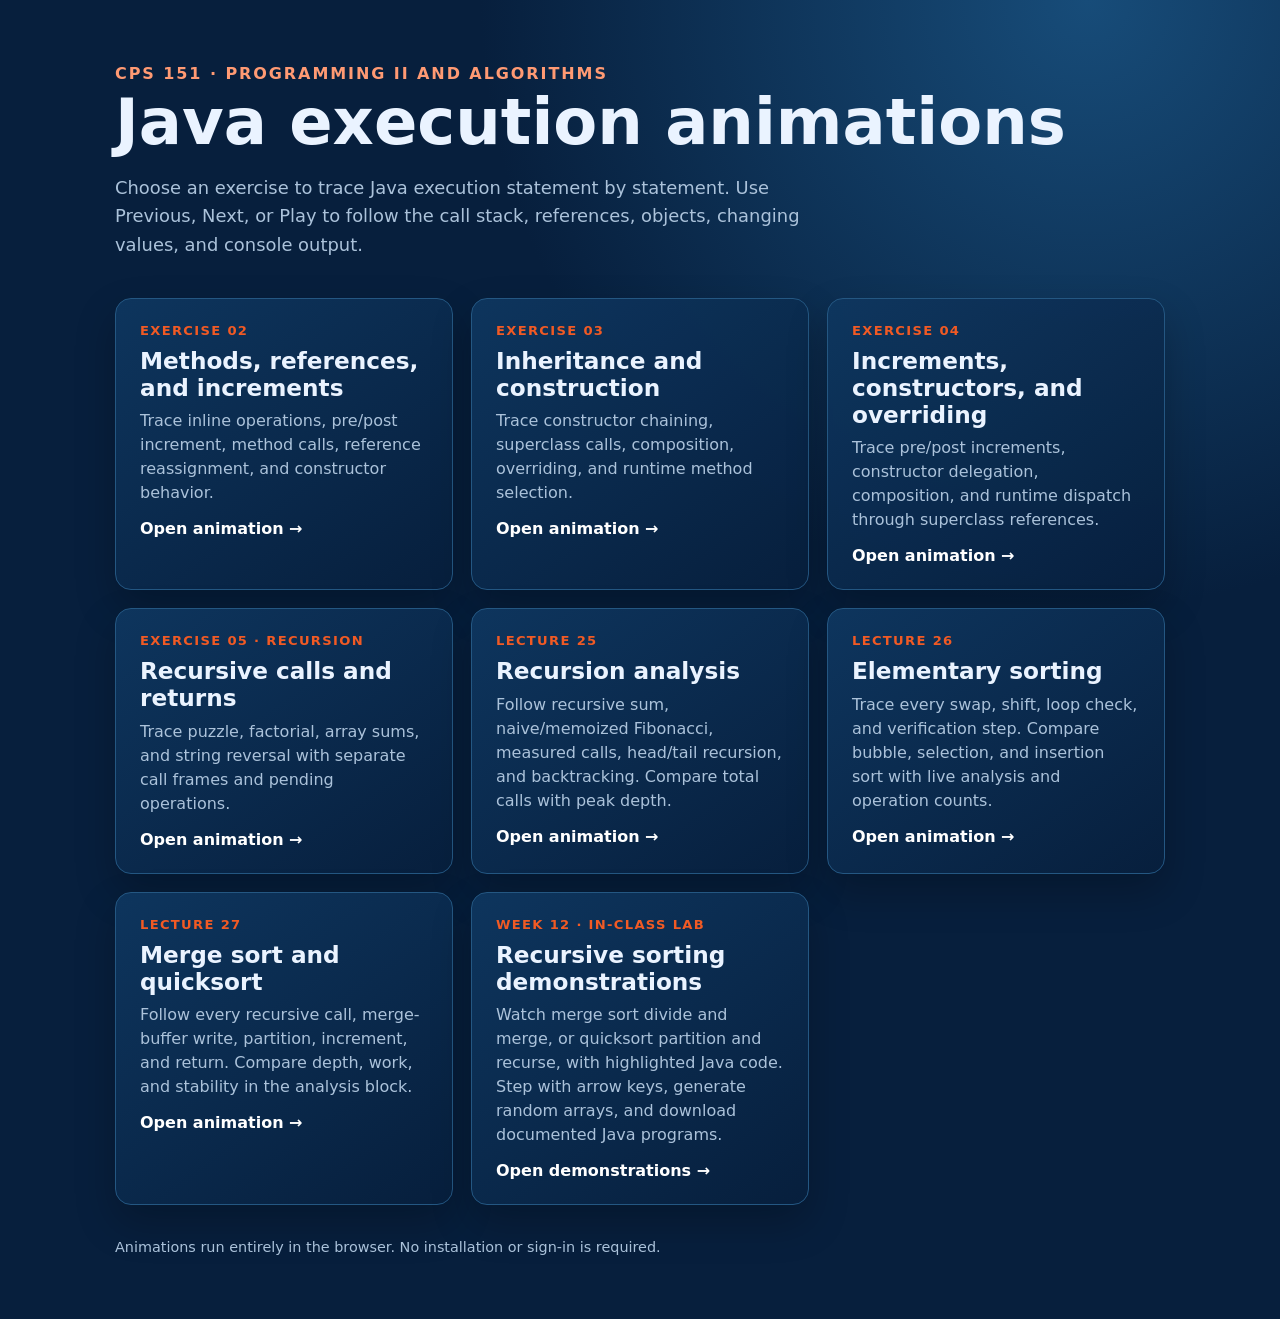
<file: index.html>
<!doctype html>
<html lang="en">
<head>
  <meta charset="utf-8">
  <meta name="viewport" content="width=device-width, initial-scale=1">
  <title>CPS 151 Java Execution Animations</title>
  <style>
    :root { color-scheme: dark; --navy:#071f3d; --panel:#0b294b; --line:#245782; --orange:#f15a24; --ink:#eaf3ff; --muted:#abc2da; }
    * { box-sizing:border-box; }
    body { margin:0; min-height:100vh; background:radial-gradient(circle at 85% 0%,#174c79 0,var(--navy) 38rem); color:var(--ink); font-family:Inter,ui-sans-serif,system-ui,-apple-system,"Segoe UI",sans-serif; }
    main { width:min(1050px,calc(100% - 32px)); margin:0 auto; padding:64px 0; }
    .eyebrow { color:#ff9a73; font-weight:800; letter-spacing:.12em; text-transform:uppercase; }
    h1 { margin:.35rem 0 .7rem; font-size:clamp(2rem,6vw,4rem); line-height:1.05; }
    .intro { max-width:720px; color:var(--muted); font-size:1.12rem; line-height:1.6; }
    .cards { display:grid; grid-template-columns:repeat(auto-fit,minmax(250px,1fr)); gap:18px; margin-top:38px; }
    a { display:block; padding:24px; min-height:210px; border:1px solid var(--line); border-radius:16px; background:linear-gradient(145deg,rgba(14,54,95,.96),rgba(7,31,61,.96)); color:inherit; text-decoration:none; box-shadow:0 18px 40px rgba(0,0,0,.23); transition:transform .18s,border-color .18s; }
    a:hover, a:focus-visible { transform:translateY(-4px); border-color:#ff8b61; outline:none; }
    .number { color:var(--orange); font-size:.82rem; font-weight:900; letter-spacing:.1em; text-transform:uppercase; }
    h2 { margin:.55rem 0; font-size:1.45rem; }
    .card-text { color:var(--muted); line-height:1.5; }
    .open { display:inline-block; margin-top:14px; color:#fff; font-weight:800; }
    footer { margin-top:34px; color:var(--muted); font-size:.9rem; }
  </style>
</head>
<body>
  <main>
    <div class="eyebrow">CPS 151 · Programming II and Algorithms</div>
    <h1>Java execution animations</h1>
    <p class="intro">Choose an exercise to trace Java execution statement by statement. Use Previous, Next, or Play to follow the call stack, references, objects, changing values, and console output.</p>
    <section class="cards" aria-label="Available exercises">
      <a href="exercise-02/">
        <div class="number">Exercise 02</div>
        <h2>Methods, references, and increments</h2>
        <div class="card-text">Trace inline operations, pre/post increment, method calls, reference reassignment, and constructor behavior.</div>
        <span class="open">Open animation →</span>
      </a>
      <a href="exercise-03/">
        <div class="number">Exercise 03</div>
        <h2>Inheritance and construction</h2>
        <div class="card-text">Trace constructor chaining, superclass calls, composition, overriding, and runtime method selection.</div>
        <span class="open">Open animation →</span>
      </a>
      <a href="exercise-04/">
        <div class="number">Exercise 04</div>
        <h2>Increments, constructors, and overriding</h2>
        <div class="card-text">Trace pre/post increments, constructor delegation, composition, and runtime dispatch through superclass references.</div>
        <span class="open">Open animation →</span>
      </a>
      <a href="exercise-05-recursion/">
        <div class="number">Exercise 05 · Recursion</div>
        <h2>Recursive calls and returns</h2>
        <div class="card-text">Trace puzzle, factorial, array sums, and string reversal with separate call frames and pending operations.</div>
        <span class="open">Open animation →</span>
      </a>
      <a href="lecture-25-recursion-analysis/">
        <div class="number">Lecture 25</div>
        <h2>Recursion analysis</h2>
        <div class="card-text">Follow recursive sum, naive/memoized Fibonacci, measured calls, head/tail recursion, and backtracking. Compare total calls with peak depth.</div>
        <span class="open">Open animation →</span>
      </a>
      <a href="lecture-26-elementary-sorting/">
        <div class="number">Lecture 26</div>
        <h2>Elementary sorting</h2>
        <div class="card-text">Trace every swap, shift, loop check, and verification step. Compare bubble, selection, and insertion sort with live analysis and operation counts.</div>
        <span class="open">Open animation →</span>
      </a>
      <a href="lecture-27-efficient-sorting/">
        <div class="number">Lecture 27</div>
        <h2>Merge sort and quicksort</h2>
        <div class="card-text">Follow every recursive call, merge-buffer write, partition, increment, and return. Compare depth, work, and stability in the analysis block.</div>
        <span class="open">Open animation →</span>
      </a>
      <a href="week-12-lab-inclass/animation/">
        <div class="number">Week 12 · In-class lab</div>
        <h2>Recursive sorting demonstrations</h2>
        <div class="card-text">Watch merge sort divide and merge, or quicksort partition and recurse, with highlighted Java code. Step with arrow keys, generate random arrays, and download documented Java programs.</div>
        <span class="open">Open demonstrations →</span>
      </a>
    </section>
    <footer>Animations run entirely in the browser. No installation or sign-in is required.</footer>
  </main>
</body>
</html>
</file>
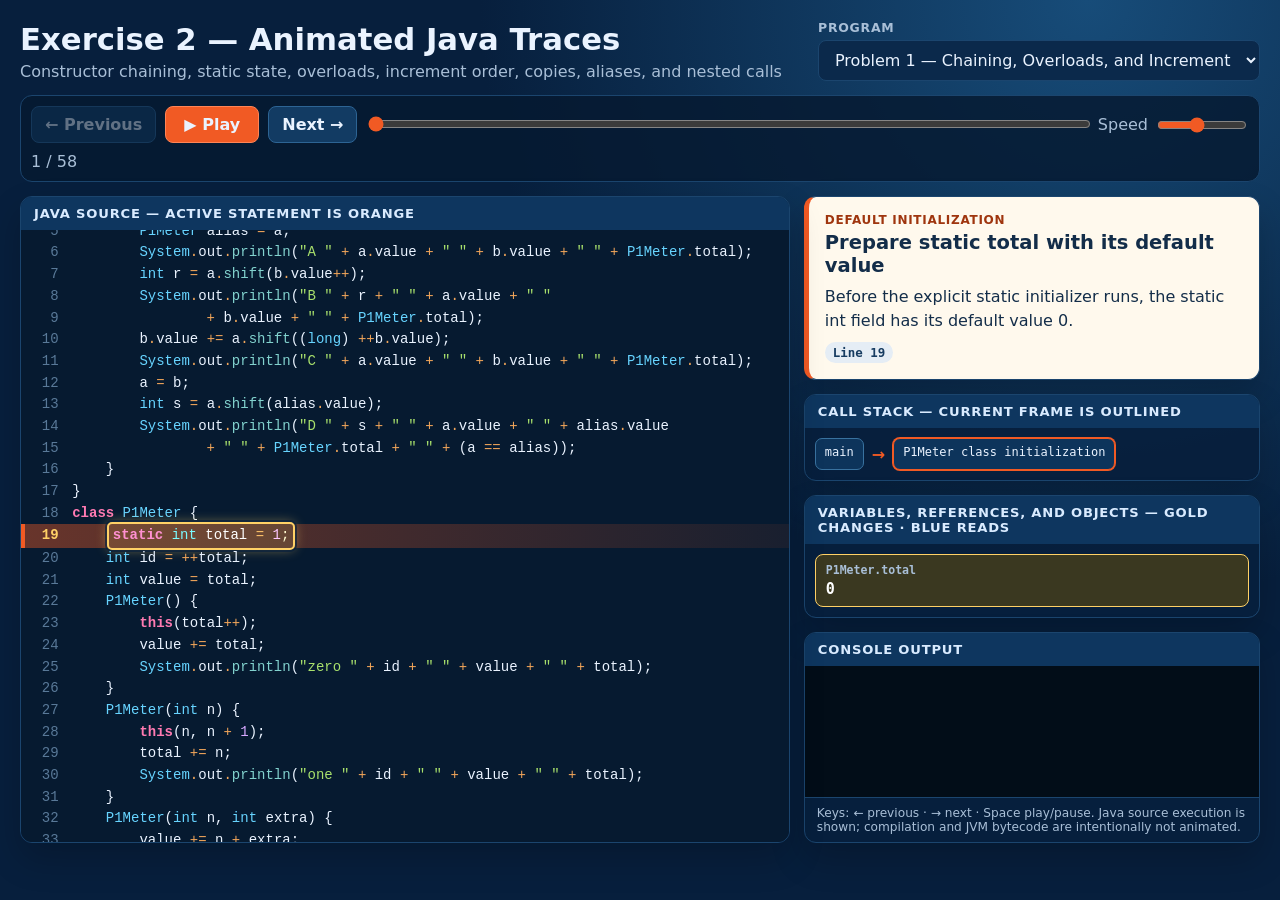
<file: exercise-02/index.html>
<!doctype html>
<html lang="en">
<head>
  <meta charset="utf-8">
  <meta name="viewport" content="width=device-width, initial-scale=1">
  <title>Java Trace Visualizer</title>
  <link rel="stylesheet" href="styles.css">
</head>
<body>
  <main class="app">
    <header>
      <div><h1 id="page-title">Java Trace Visualizer</h1><p class="subtitle" id="subtitle"></p></div>
      <div class="problem-picker"><label for="problem">Program</label><select id="problem"></select></div>
    </header>
    <section class="toolbar" aria-label="Playback controls">
      <button id="previous">← Previous</button><button id="play">▶ Play</button><button id="next">Next →</button>
      <div class="progress-wrap"><input id="progress" type="range" min="0" value="0" aria-label="Execution step"></div>
      <div class="speed"><span>Speed</span><input id="speed" type="range" min="500" max="4000" step="250" value="2000" aria-label="Playback delay"></div>
      <span class="counter" id="counter"></span>
    </section>
    <section class="workspace">
      <section class="panel code-panel">
        <div class="panel-title">Java source — active statement is orange</div>
        <pre id="code" aria-label="Java source code"></pre>
        <svg id="flow-arrow" aria-hidden="true"><defs><marker id="arrowhead" markerWidth="8" markerHeight="6" refX="7" refY="3" orient="auto"><polygon points="0 0, 8 3, 0 6" fill="#ffd166"/></marker></defs><path id="flow-path" marker-end="url(#arrowhead)"/></svg>
      </section>
      <aside class="right-column">
        <section class="panel explanation"><div class="phase" id="phase"></div><h2 id="step-title"></h2><p id="reason"></p><span class="line-badge" id="line-badge"></span></section>
        <section class="panel"><div class="panel-title">Call stack — current frame is outlined</div><div class="stack" id="stack"></div></section>
        <section class="panel"><div class="panel-title">Variables, references, and objects — gold changes · blue reads</div><div class="state-grid" id="state"></div></section>
        <section class="panel console"><div class="panel-title">Console output</div><pre id="console-output"></pre><div class="hint">Keys: ← previous · → next · Space play/pause. Java source execution is shown; compilation and JVM bytecode are intentionally not animated.</div></section>
      </aside>
    </section>
  </main>
  <script src="trace-data.js"></script>
  <script src="app.js"></script>
</body>
</html>
</file>
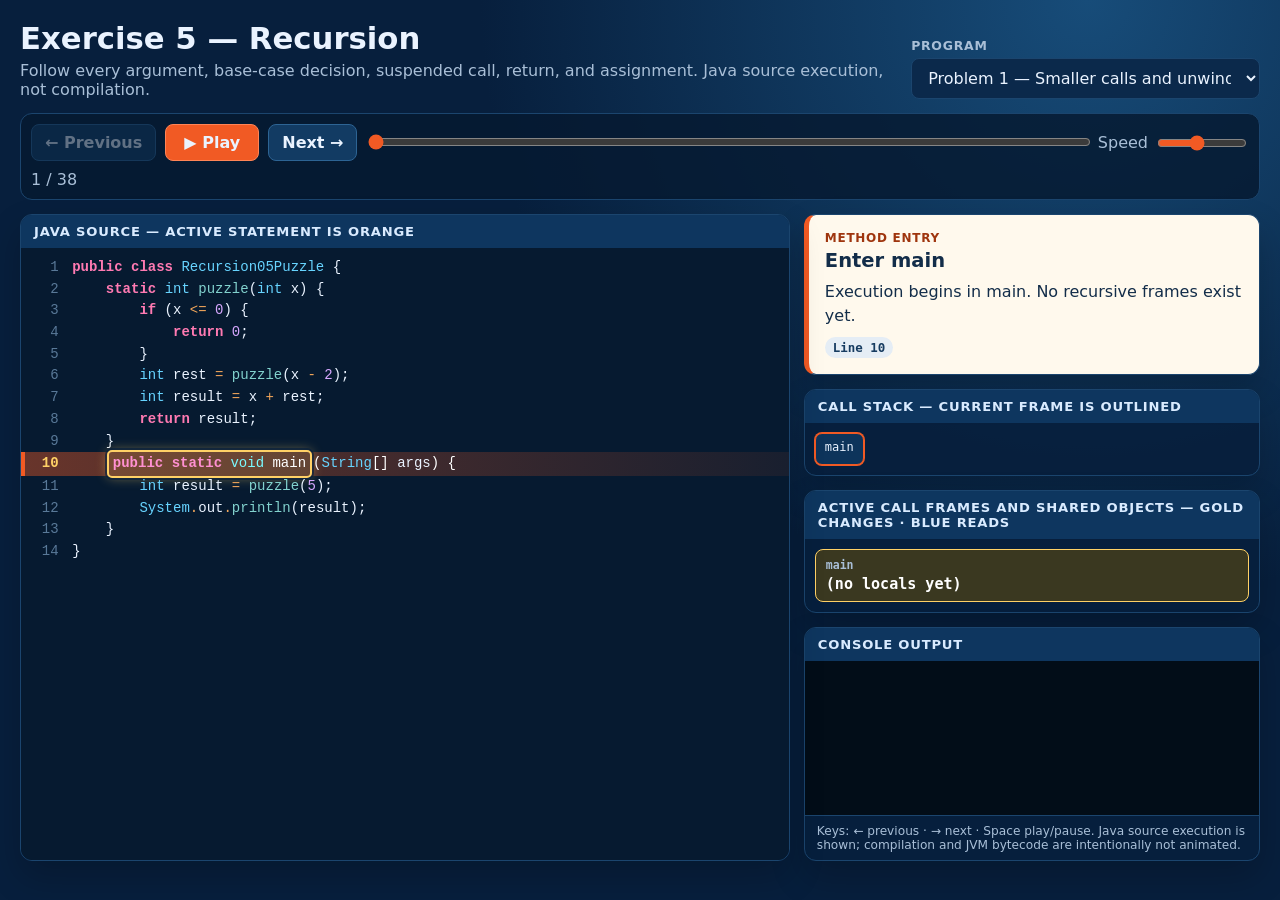
<file: exercise-05-recursion/index.html>
<!doctype html>
<html lang="en">
<head>
  <meta charset="utf-8">
  <meta name="viewport" content="width=device-width, initial-scale=1">
  <title>Java Trace Visualizer</title>
  <link rel="stylesheet" href="styles.css">
</head>
<body>
  <main class="app">
    <header>
      <div><h1 id="page-title">Java Trace Visualizer</h1><p class="subtitle" id="subtitle"></p></div>
      <div class="problem-picker"><label for="problem">Program</label><select id="problem"></select></div>
    </header>
    <section class="toolbar" aria-label="Playback controls">
      <button id="previous">← Previous</button><button id="play">▶ Play</button><button id="next">Next →</button>
      <div class="progress-wrap"><input id="progress" type="range" min="0" value="0" aria-label="Execution step"></div>
      <div class="speed"><span>Speed</span><input id="speed" type="range" min="500" max="4000" step="250" value="2000" aria-label="Playback delay"></div>
      <span class="counter" id="counter"></span>
    </section>
    <section class="workspace">
      <section class="panel code-panel">
        <div class="panel-title">Java source — active statement is orange</div>
        <pre id="code" aria-label="Java source code"></pre>
        <svg id="flow-arrow" aria-hidden="true"><defs><marker id="arrowhead" markerWidth="8" markerHeight="6" refX="7" refY="3" orient="auto"><polygon points="0 0, 8 3, 0 6" fill="#ffd166"/></marker></defs><path id="flow-path" marker-end="url(#arrowhead)"/></svg>
      </section>
      <aside class="right-column">
        <section class="panel explanation"><div class="phase" id="phase"></div><h2 id="step-title"></h2><p id="reason"></p><span class="line-badge" id="line-badge"></span></section>
        <section class="panel"><div class="panel-title">Call stack — current frame is outlined</div><div class="stack" id="stack"></div></section>
        <section class="panel"><div class="panel-title">Active call frames and shared objects — gold changes · blue reads</div><div class="state-grid" id="state"></div></section>
        <section class="panel console"><div class="panel-title">Console output</div><pre id="console-output"></pre><div class="hint">Keys: ← previous · → next · Space play/pause. Java source execution is shown; compilation and JVM bytecode are intentionally not animated.</div></section>
      </aside>
    </section>
  </main>
  <script src="trace-data.js"></script>
  <script src="app.js"></script>
</body>
</html>
</file>
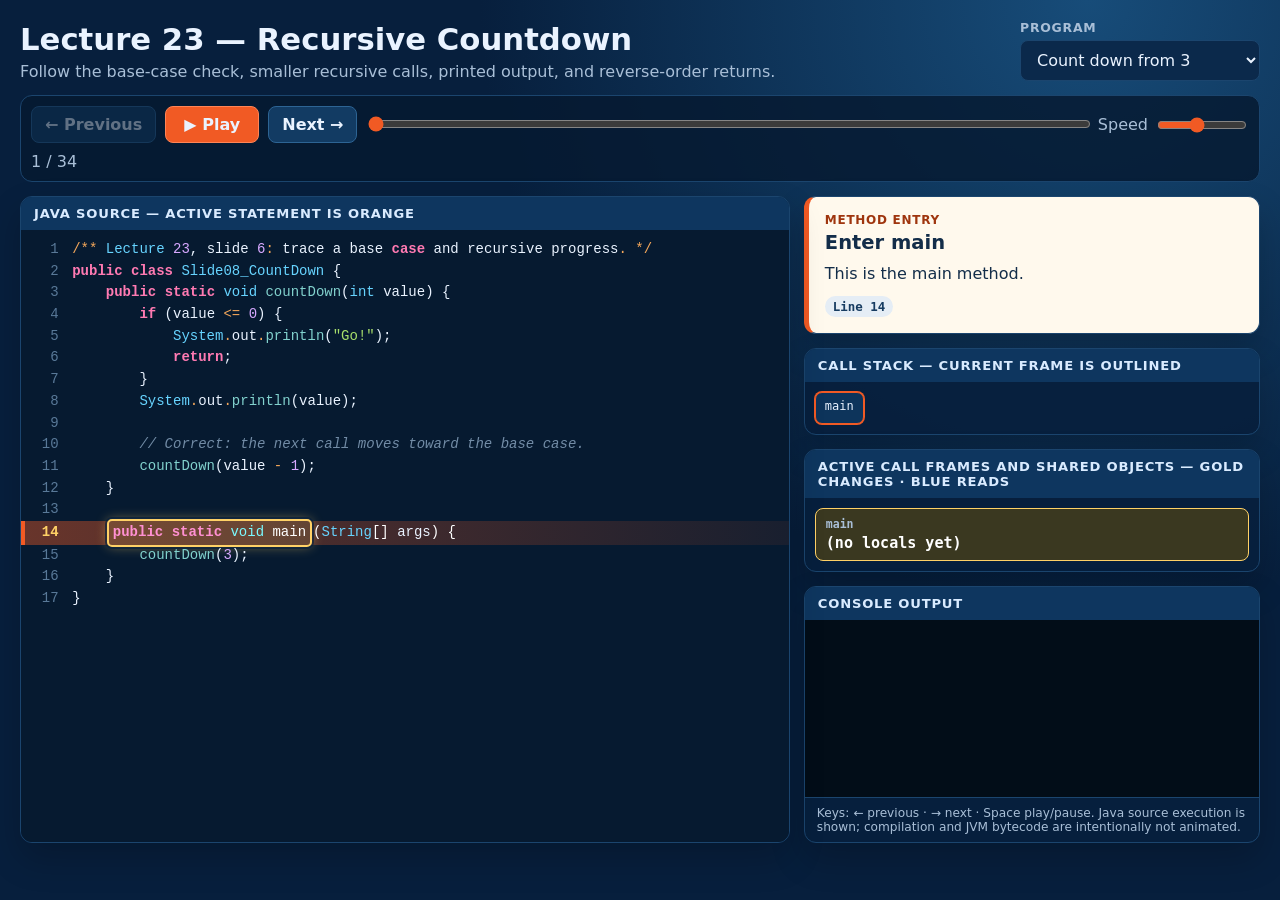
<file: lecture-23-countdown/index.html>
<!doctype html>
<html lang="en">
<head>
  <meta charset="utf-8">
  <meta name="viewport" content="width=device-width, initial-scale=1">
  <title>Java Trace Visualizer</title>
  <link rel="stylesheet" href="styles.css">
</head>
<body>
  <main class="app">
    <header>
      <div><h1 id="page-title">Java Trace Visualizer</h1><p class="subtitle" id="subtitle"></p></div>
      <div class="problem-picker"><label for="problem">Program</label><select id="problem"></select></div>
    </header>
    <section class="toolbar" aria-label="Playback controls">
      <button id="previous">← Previous</button><button id="play">▶ Play</button><button id="next">Next →</button>
      <div class="progress-wrap"><input id="progress" type="range" min="0" value="0" aria-label="Execution step"></div>
      <div class="speed"><span>Speed</span><input id="speed" type="range" min="500" max="4000" step="250" value="2000" aria-label="Playback delay"></div>
      <span class="counter" id="counter"></span>
    </section>
    <section class="workspace">
      <section class="panel code-panel">
        <div class="panel-title">Java source — active statement is orange</div>
        <pre id="code" aria-label="Java source code"></pre>
        <svg id="flow-arrow" aria-hidden="true"><defs><marker id="arrowhead" markerWidth="8" markerHeight="6" refX="7" refY="3" orient="auto"><polygon points="0 0, 8 3, 0 6" fill="#ffd166"/></marker></defs><path id="flow-path" marker-end="url(#arrowhead)"/></svg>
      </section>
      <aside class="right-column">
        <section class="panel explanation"><div class="phase" id="phase"></div><h2 id="step-title"></h2><p id="reason"></p><span class="line-badge" id="line-badge"></span></section>
        <section class="panel"><div class="panel-title">Call stack — current frame is outlined</div><div class="stack" id="stack"></div></section>
        <section class="panel"><div class="panel-title">Active call frames and shared objects — gold changes · blue reads</div><div class="state-grid" id="state"></div></section>
        <section class="panel console"><div class="panel-title">Console output</div><pre id="console-output"></pre><div class="hint">Keys: ← previous · → next · Space play/pause. Java source execution is shown; compilation and JVM bytecode are intentionally not animated.</div></section>
      </aside>
    </section>
  </main>
  <script src="trace-data.js?v=20261026-2"></script>
  <script src="app.js"></script>
</body>
</html>
</file>
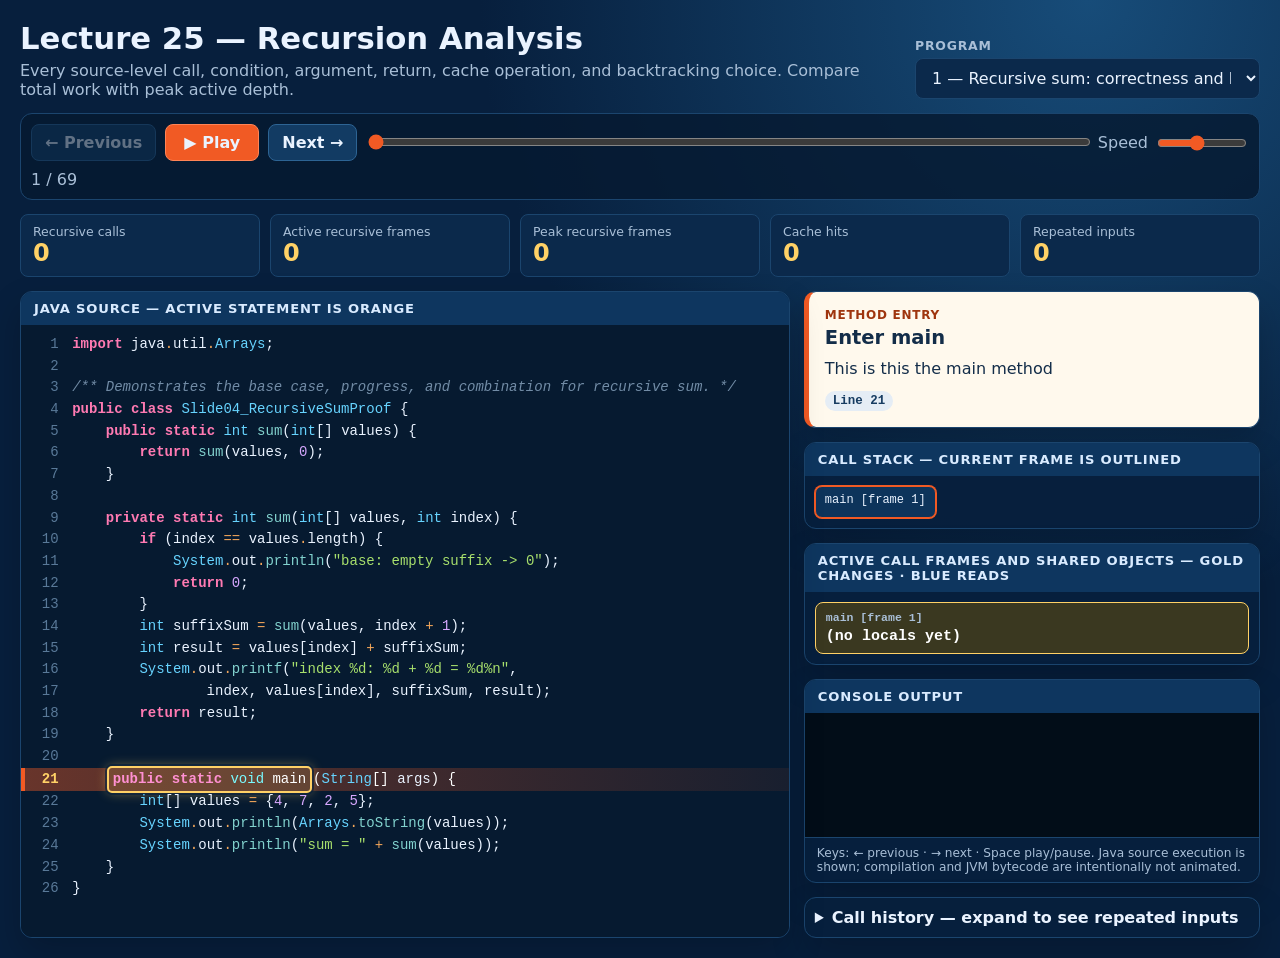
<file: lecture-25-recursion-analysis/index.html>
<!doctype html>
<html lang="en">
<head>
  <meta charset="utf-8">
  <meta name="viewport" content="width=device-width, initial-scale=1">
  <title>Java Trace Visualizer</title>
  <link rel="stylesheet" href="styles.css">
</head>
<body>
  <main class="app">
    <header>
      <div><h1 id="page-title">Java Trace Visualizer</h1><p class="subtitle" id="subtitle"></p></div>
      <div class="problem-picker"><label for="problem">Program</label><select id="problem"></select></div>
    </header>
    <section class="toolbar" aria-label="Playback controls">
      <button id="previous">← Previous</button><button id="play">▶ Play</button><button id="next">Next →</button>
      <div class="progress-wrap"><input id="progress" type="range" min="0" value="0" aria-label="Execution step"></div>
      <div class="speed"><span>Speed</span><input id="speed" type="range" min="500" max="4000" step="250" value="2000" aria-label="Playback delay"></div>
      <span class="counter" id="counter"></span>
    </section>
    <section id="analysis-metrics" class="analysis-metrics" aria-label="Recursion analysis counters"></section>
    <section class="workspace">
      <section class="panel code-panel">
        <div class="panel-title">Java source — active statement is orange</div>
        <pre id="code" aria-label="Java source code"></pre>
        <svg id="flow-arrow" aria-hidden="true"><defs><marker id="arrowhead" markerWidth="8" markerHeight="6" refX="7" refY="3" orient="auto"><polygon points="0 0, 8 3, 0 6" fill="#ffd166"/></marker></defs><path id="flow-path" marker-end="url(#arrowhead)"/></svg>
      </section>
      <aside class="right-column">
        <section class="panel explanation"><div class="phase" id="phase"></div><h2 id="step-title"></h2><p id="reason"></p><span class="line-badge" id="line-badge"></span></section>
        <section class="panel"><div class="panel-title">Call stack — current frame is outlined</div><div class="stack" id="stack"></div></section>
        <section class="panel"><div class="panel-title">Active call frames and shared objects — gold changes · blue reads</div><div class="state-grid" id="state"></div></section>
        <section class="panel console"><div class="panel-title">Console output</div><pre id="console-output"></pre><div class="hint">Keys: ← previous · → next · Space play/pause. Java source execution is shown; compilation and JVM bytecode are intentionally not animated.</div></section>
        <details class="panel call-history"><summary>Call history — expand to see repeated inputs</summary><div id="call-history"></div></details>
      </aside>
    </section>
  </main>
  <script src="trace-data.js"></script>
  <script src="app.js"></script>
</body>
</html>
</file>
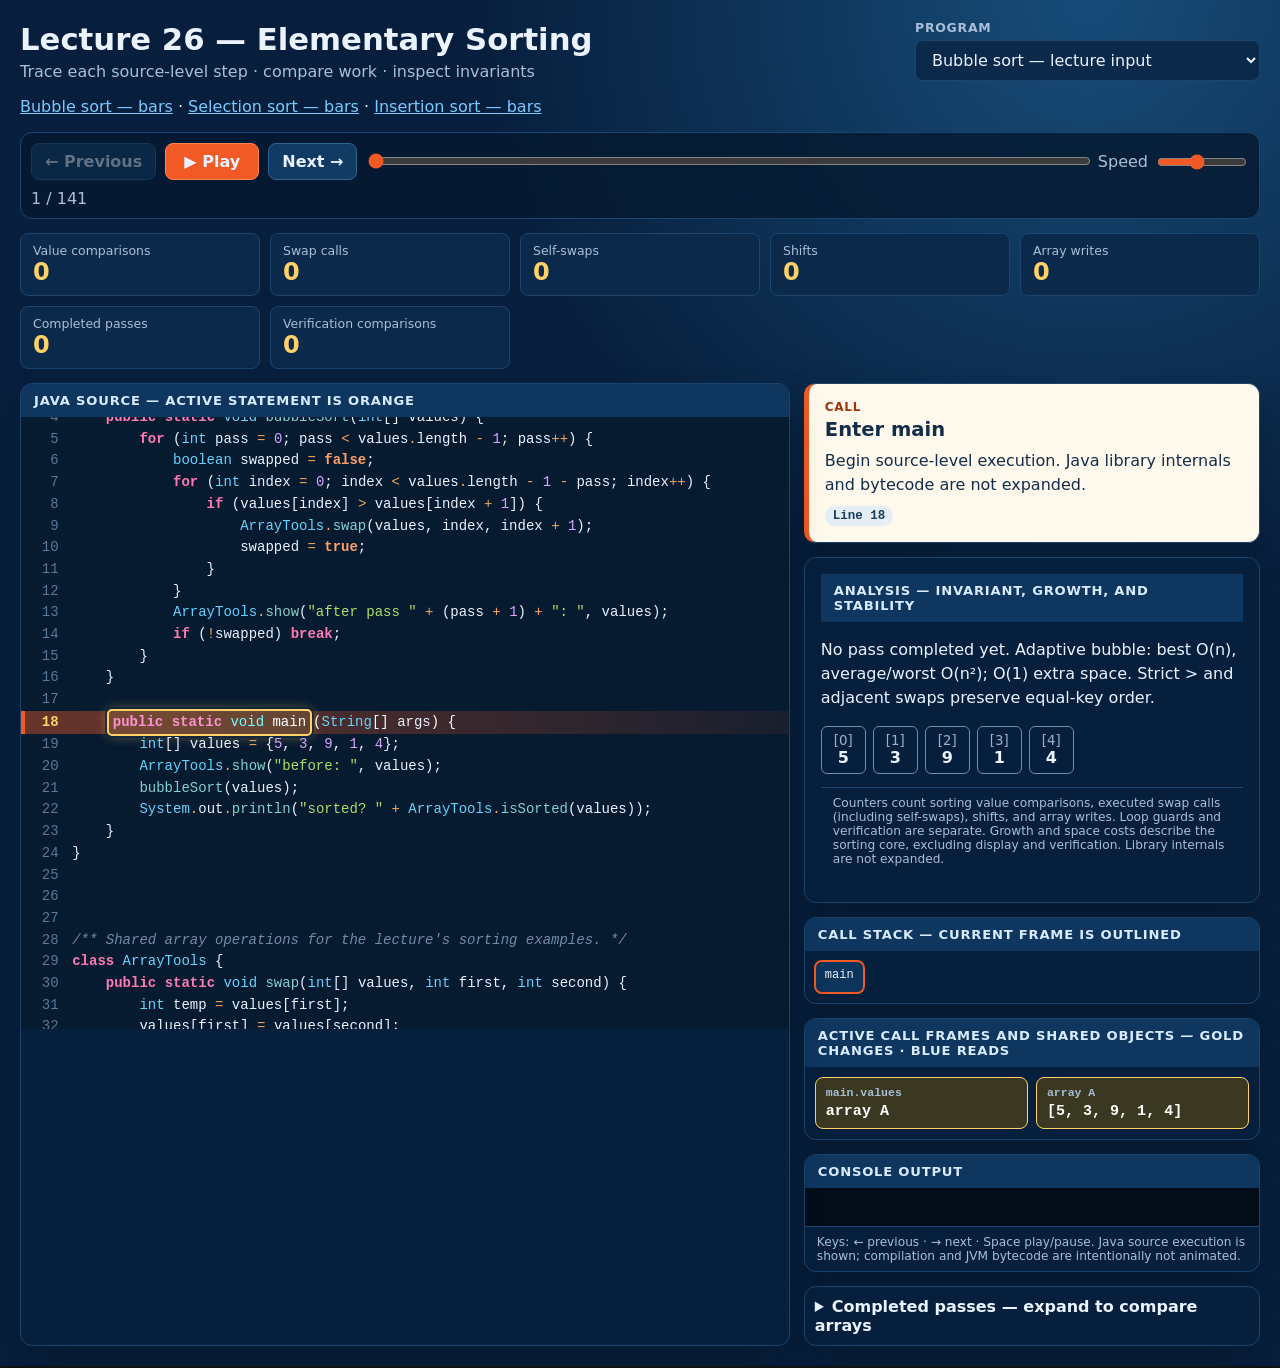
<file: lecture-26-elementary-sorting/index.html>
<!doctype html>
<html lang="en">
<head>
  <meta charset="utf-8">
  <meta name="viewport" content="width=device-width, initial-scale=1">
  <title>Java Trace Visualizer</title>
  <link rel="stylesheet" href="styles.css">
</head>
<body>
  <main class="app">
    <header>
      <div><h1 id="page-title">Java Trace Visualizer</h1><p class="subtitle" id="subtitle"></p></div>
      <div class="problem-picker"><label for="problem">Program</label><select id="problem"></select></div>
    </header>
    <p><a href="bubble-sort-bars/" style="color:#78cbff">Bubble sort — bars</a> · <a href="selection-sort-bars/" style="color:#78cbff">Selection sort — bars</a> · <a href="insertion-sort-bars/" style="color:#78cbff">Insertion sort — bars</a></p>
    <section class="toolbar" aria-label="Playback controls">
      <button id="previous">← Previous</button><button id="play">▶ Play</button><button id="next">Next →</button>
      <div class="progress-wrap"><input id="progress" type="range" min="0" value="0" aria-label="Execution step"></div>
      <div class="speed"><span>Speed</span><input id="speed" type="range" min="500" max="4000" step="250" value="2000" aria-label="Playback delay"></div>
      <span class="counter" id="counter"></span>
    </section>
    <section id="analysis-metrics" class="analysis-metrics" aria-label="Sorting operation counters"></section>
    <section class="workspace">
      <section class="panel code-panel">
        <div class="panel-title">Java source — active statement is orange</div>
        <pre id="code" aria-label="Java source code"></pre>
        <svg id="flow-arrow" aria-hidden="true"><defs><marker id="arrowhead" markerWidth="8" markerHeight="6" refX="7" refY="3" orient="auto"><polygon points="0 0, 8 3, 0 6" fill="#ffd166"/></marker></defs><path id="flow-path" marker-end="url(#arrowhead)"/></svg>
      </section>
      <aside class="right-column">
        <section class="panel explanation"><div class="phase" id="phase"></div><h2 id="step-title"></h2><p id="reason"></p><span class="line-badge" id="line-badge"></span></section>
        <section class="panel analysis-panel"><div class="panel-title">Analysis — invariant, growth, and stability</div><p id="analysis"></p><div id="array-view" class="array-view"></div><p class="hint">Counters count sorting value comparisons, executed swap calls (including self-swaps), shifts, and array writes. Loop guards and verification are separate. Growth and space costs describe the sorting core, excluding display and verification. Library internals are not expanded.</p></section>
        <section class="panel"><div class="panel-title">Call stack — current frame is outlined</div><div class="stack" id="stack"></div></section>
        <section class="panel"><div class="panel-title">Active call frames and shared objects — gold changes · blue reads</div><div class="state-grid" id="state"></div></section>
        <section class="panel console"><div class="panel-title">Console output</div><pre id="console-output"></pre><div class="hint">Keys: ← previous · → next · Space play/pause. Java source execution is shown; compilation and JVM bytecode are intentionally not animated.</div></section>
        <details class="panel call-history"><summary>Completed passes — expand to compare arrays</summary><div id="call-history"></div></details>
      </aside>
    </section>
  </main>
  <script src="trace-data.js"></script>
  <script src="app.js"></script>
</body>
</html>
</file>
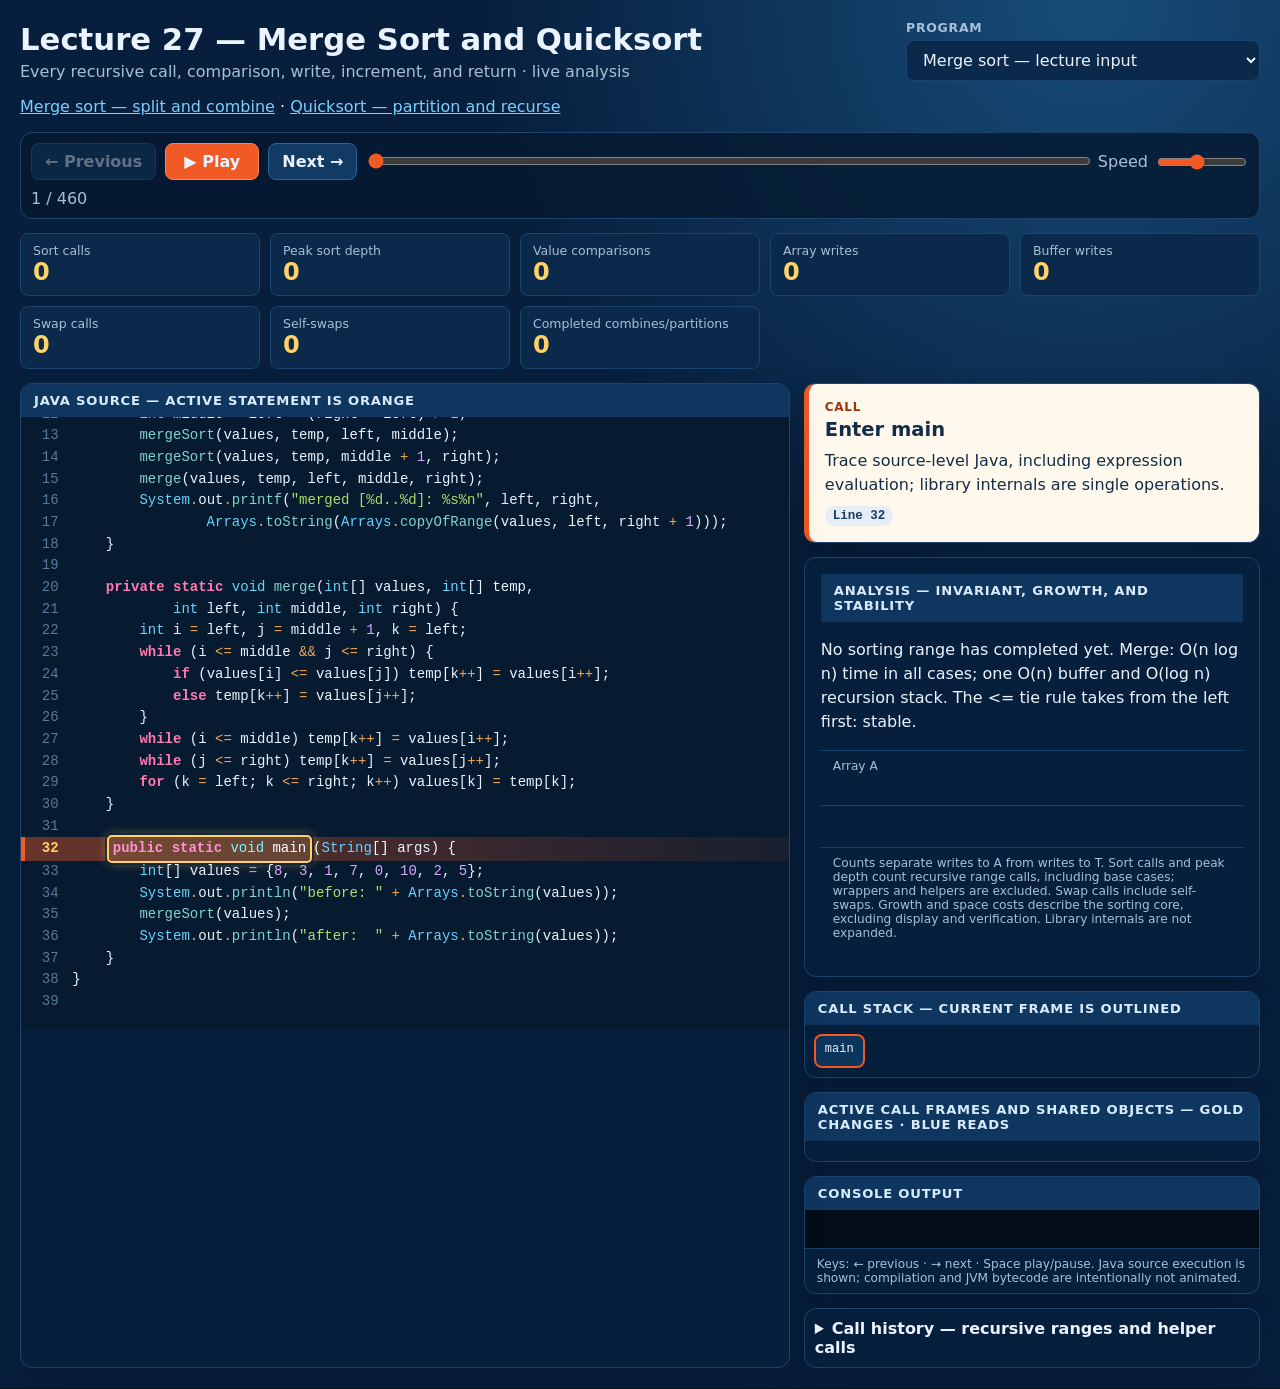
<file: lecture-27-efficient-sorting/index.html>
<!doctype html>
<html lang="en">
<head>
  <meta charset="utf-8">
  <meta name="viewport" content="width=device-width, initial-scale=1">
  <title>Java Trace Visualizer</title>
  <link rel="stylesheet" href="styles.css">
</head>
<body>
  <main class="app">
    <header>
      <div><h1 id="page-title">Java Trace Visualizer</h1><p class="subtitle" id="subtitle"></p></div>
      <div class="problem-picker"><label for="problem">Program</label><select id="problem"></select></div>
    </header>
    <p><a href="merge-sort-visual/" style="color:#79cfff">Merge sort — split and combine</a> · <a href="quick-sort-visual/" style="color:#79cfff">Quicksort — partition and recurse</a></p>
    <section class="toolbar" aria-label="Playback controls">
      <button id="previous">← Previous</button><button id="play">▶ Play</button><button id="next">Next →</button>
      <div class="progress-wrap"><input id="progress" type="range" min="0" value="0" aria-label="Execution step"></div>
      <div class="speed"><span>Speed</span><input id="speed" type="range" min="500" max="4000" step="250" value="2000" aria-label="Playback delay"></div>
      <span class="counter" id="counter"></span>
    </section>
    <section id="analysis-metrics" class="analysis-metrics" aria-label="Divide-and-conquer analysis counters"></section>
    <section class="workspace">
      <section class="panel code-panel">
        <div class="panel-title">Java source — active statement is orange</div>
        <pre id="code" aria-label="Java source code"></pre>
        <svg id="flow-arrow" aria-hidden="true"><defs><marker id="arrowhead" markerWidth="8" markerHeight="6" refX="7" refY="3" orient="auto"><polygon points="0 0, 8 3, 0 6" fill="#ffd166"/></marker></defs><path id="flow-path" marker-end="url(#arrowhead)"/></svg>
      </section>
      <aside class="right-column">
        <section class="panel explanation"><div class="phase" id="phase"></div><h2 id="step-title"></h2><p id="reason"></p><span class="line-badge" id="line-badge"></span></section>
        <section class="panel analysis-panel"><div class="panel-title">Analysis — invariant, growth, and stability</div><p id="analysis"></p><div class="hint">Array A</div><div id="array-view" class="array-view"></div><div id="buffer-label" class="hint"></div><div id="buffer-view" class="array-view"></div><p class="hint">Counts separate writes to A from writes to T. Sort calls and peak depth count recursive range calls, including base cases; wrappers and helpers are excluded. Swap calls include self-swaps. Growth and space costs describe the sorting core, excluding display and verification. Library internals are not expanded.</p></section>
        <section class="panel"><div class="panel-title">Call stack — current frame is outlined</div><div class="stack" id="stack"></div></section>
        <section class="panel"><div class="panel-title">Active call frames and shared objects — gold changes · blue reads</div><div class="state-grid" id="state"></div></section>
        <section class="panel console"><div class="panel-title">Console output</div><pre id="console-output"></pre><div class="hint">Keys: ← previous · → next · Space play/pause. Java source execution is shown; compilation and JVM bytecode are intentionally not animated.</div></section>
        <details class="panel call-history"><summary>Call history — recursive ranges and helper calls</summary><div id="call-history"></div></details>
      </aside>
    </section>
  </main>
  <script src="trace-data.js"></script>
  <script src="app.js"></script>
</body>
</html>
</file>
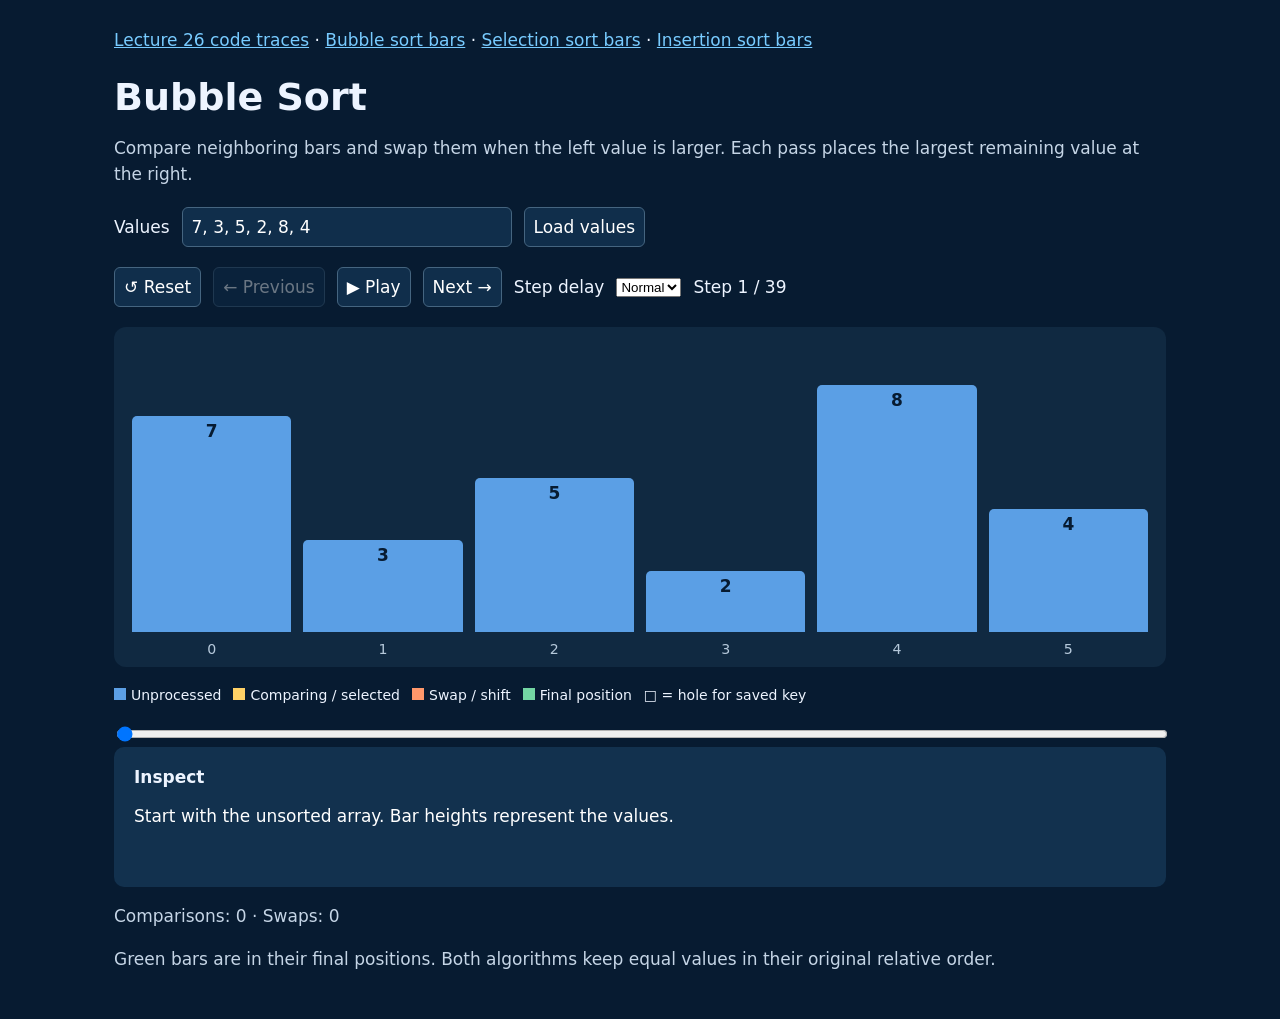
<file: lecture-26-elementary-sorting/bubble-sort-bars/index.html>
<!doctype html><html lang="en"><head><meta charset="utf-8"><meta name="viewport" content="width=device-width,initial-scale=1"><title>Bubble Sort — Bar Animation</title><link rel="stylesheet" href="../sorting-bars.css"></head><body data-algorithm="bubble"><main><a href="../">Lecture 26 code traces</a> · <a href="../bubble-sort-bars/">Bubble sort bars</a> · <a href="../selection-sort-bars/">Selection sort bars</a> · <a href="../insertion-sort-bars/">Insertion sort bars</a><h1>Bubble Sort</h1><p>Compare neighboring bars and swap them when the left value is larger. Each pass places the largest remaining value at the right.</p><div class="input-row"><label for="values">Values</label><input id="values" type="text" value="7, 3, 5, 2, 8, 4"><button id="load">Load values</button></div><p id="error" role="alert"></p><div class="controls"><button id="reset">↺ Reset</button><button id="previous">← Previous</button><button id="play">▶ Play</button><button id="next">Next →</button><label for="speed">Step delay</label><select id="speed"><option value="1500">Slow</option><option value="800" selected>Normal</option><option value="300">Fast</option></select><span id="counter"></span></div><div id="chart" role="img" aria-label="Array values displayed as vertical bars; indices appear underneath"></div><div class="legend"><span><i class="swatch" style="background:#5b9fe5"></i>Unprocessed</span><span><i class="swatch" style="background:#ffd166"></i>Comparing / selected</span><span><i class="swatch" style="background:#ff986b"></i>Swap / shift</span><span><i class="swatch" style="background:#73d6a3"></i>Final position</span><span>□ = hole for saved key</span></div><input id="scrub" type="range" min="0" value="0" aria-label="Animation step"><section class="explanation" aria-live="polite"><strong id="phase"></strong><span id="key" class="key" style="margin-left:20px"></span><p id="reason"></p></section><p id="stats"></p><p>Green bars are in their final positions. Both algorithms keep equal values in their original relative order.</p></main><script src="../sorting-bars.js"></script></body></html>
</file>
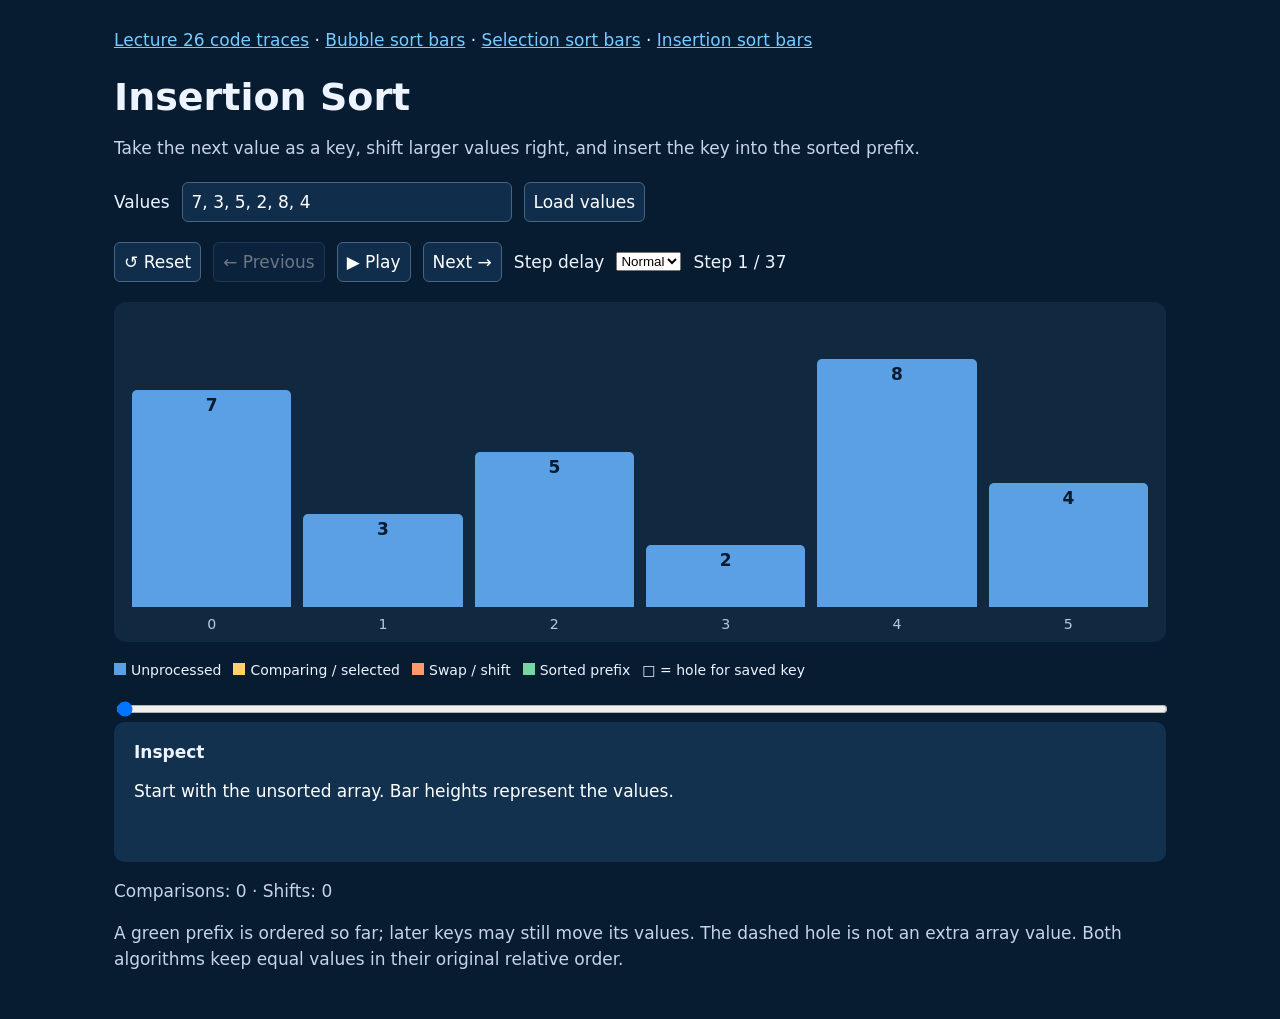
<file: lecture-26-elementary-sorting/insertion-sort-bars/index.html>
<!doctype html><html lang="en"><head><meta charset="utf-8"><meta name="viewport" content="width=device-width,initial-scale=1"><title>Insertion Sort — Bar Animation</title><link rel="stylesheet" href="../sorting-bars.css"></head><body data-algorithm="insertion"><main><a href="../">Lecture 26 code traces</a> · <a href="../bubble-sort-bars/">Bubble sort bars</a> · <a href="../selection-sort-bars/">Selection sort bars</a> · <a href="../insertion-sort-bars/">Insertion sort bars</a><h1>Insertion Sort</h1><p>Take the next value as a key, shift larger values right, and insert the key into the sorted prefix.</p><div class="input-row"><label for="values">Values</label><input id="values" type="text" value="7, 3, 5, 2, 8, 4"><button id="load">Load values</button></div><p id="error" role="alert"></p><div class="controls"><button id="reset">↺ Reset</button><button id="previous">← Previous</button><button id="play">▶ Play</button><button id="next">Next →</button><label for="speed">Step delay</label><select id="speed"><option value="1500">Slow</option><option value="800" selected>Normal</option><option value="300">Fast</option></select><span id="counter"></span></div><div id="chart" role="img" aria-label="Array values displayed as vertical bars; indices appear underneath"></div><div class="legend"><span><i class="swatch" style="background:#5b9fe5"></i>Unprocessed</span><span><i class="swatch" style="background:#ffd166"></i>Comparing / selected</span><span><i class="swatch" style="background:#ff986b"></i>Swap / shift</span><span><i class="swatch" style="background:#73d6a3"></i>Sorted prefix</span><span>□ = hole for saved key</span></div><input id="scrub" type="range" min="0" value="0" aria-label="Animation step"><section class="explanation" aria-live="polite"><strong id="phase"></strong><span id="key" class="key" style="margin-left:20px"></span><p id="reason"></p></section><p id="stats"></p><p>A green prefix is ordered so far; later keys may still move its values. The dashed hole is not an extra array value. Both algorithms keep equal values in their original relative order.</p></main><script src="../sorting-bars.js"></script></body></html>
</file>
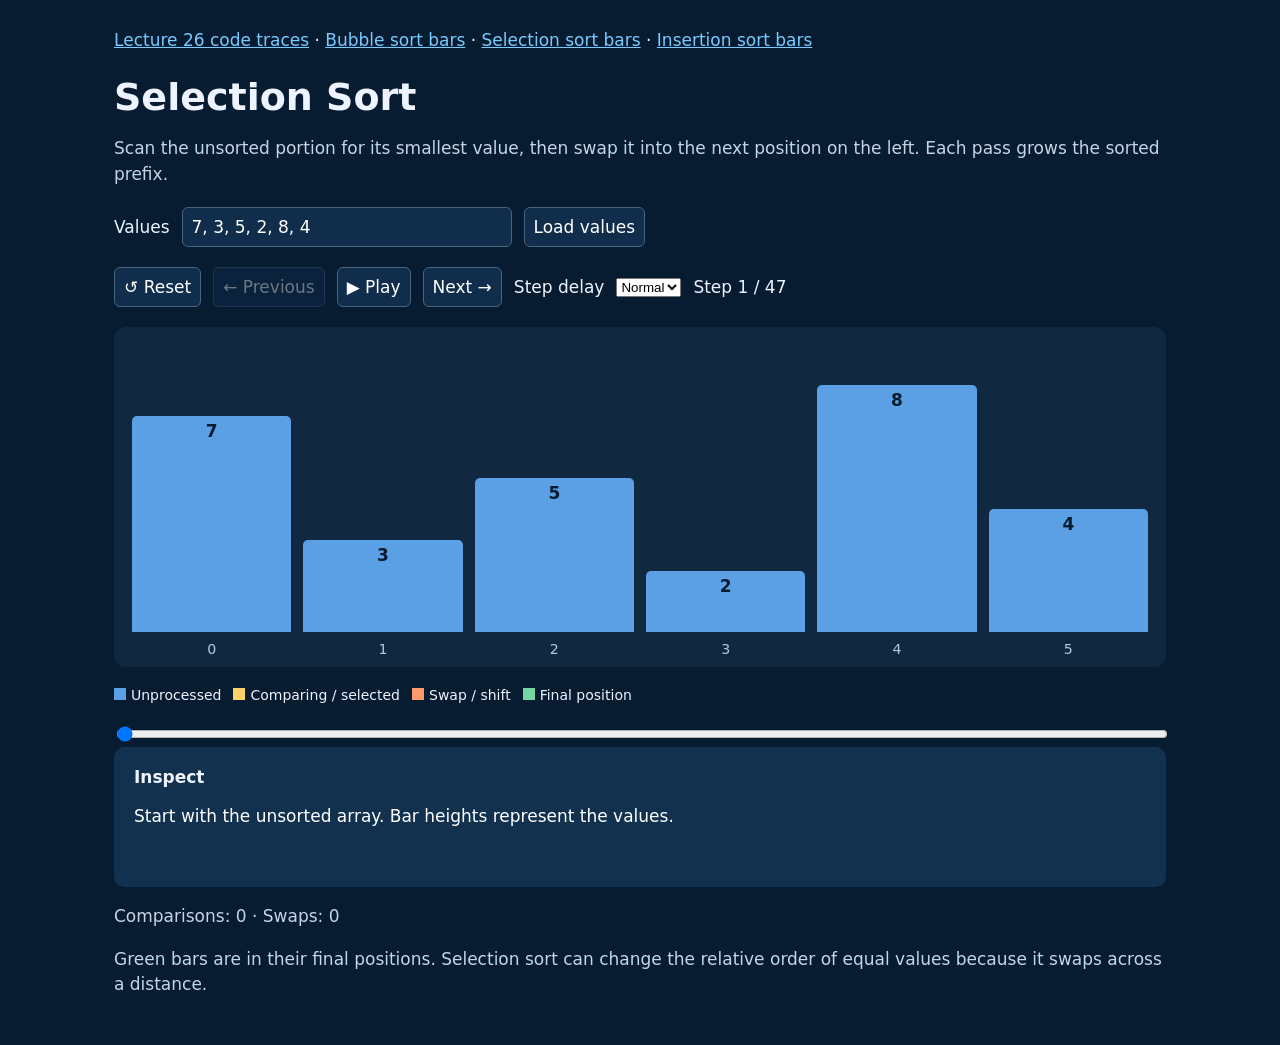
<file: lecture-26-elementary-sorting/selection-sort-bars/index.html>
<!doctype html><html lang="en"><head><meta charset="utf-8"><meta name="viewport" content="width=device-width,initial-scale=1"><title>Selection Sort — Bar Animation</title><link rel="stylesheet" href="../sorting-bars.css"></head><body data-algorithm="selection"><main><a href="../">Lecture 26 code traces</a> · <a href="../bubble-sort-bars/">Bubble sort bars</a> · <a href="../selection-sort-bars/">Selection sort bars</a> · <a href="../insertion-sort-bars/">Insertion sort bars</a><h1>Selection Sort</h1><p>Scan the unsorted portion for its smallest value, then swap it into the next position on the left. Each pass grows the sorted prefix.</p><div class="input-row"><label for="values">Values</label><input id="values" type="text" value="7, 3, 5, 2, 8, 4"><button id="load">Load values</button></div><p id="error" role="alert"></p><div class="controls"><button id="reset">↺ Reset</button><button id="previous">← Previous</button><button id="play">▶ Play</button><button id="next">Next →</button><label for="speed">Step delay</label><select id="speed"><option value="1500">Slow</option><option value="800" selected>Normal</option><option value="300">Fast</option></select><span id="counter"></span></div><div id="chart" role="img" aria-label="Array values displayed as vertical bars; indices appear underneath"></div><div class="legend"><span><i class="swatch" style="background:#5b9fe5"></i>Unprocessed</span><span><i class="swatch" style="background:#ffd166"></i>Comparing / selected</span><span><i class="swatch" style="background:#ff986b"></i>Swap / shift</span><span><i class="swatch" style="background:#73d6a3"></i>Final position</span></div><input id="scrub" type="range" min="0" value="0" aria-label="Animation step"><section class="explanation" aria-live="polite"><strong id="phase"></strong><span id="key" class="key" style="margin-left:20px"></span><p id="reason"></p></section><p id="stats"></p><p>Green bars are in their final positions. Selection sort can change the relative order of equal values because it swaps across a distance.</p></main><script src="../sorting-bars.js"></script></body></html>
</file>
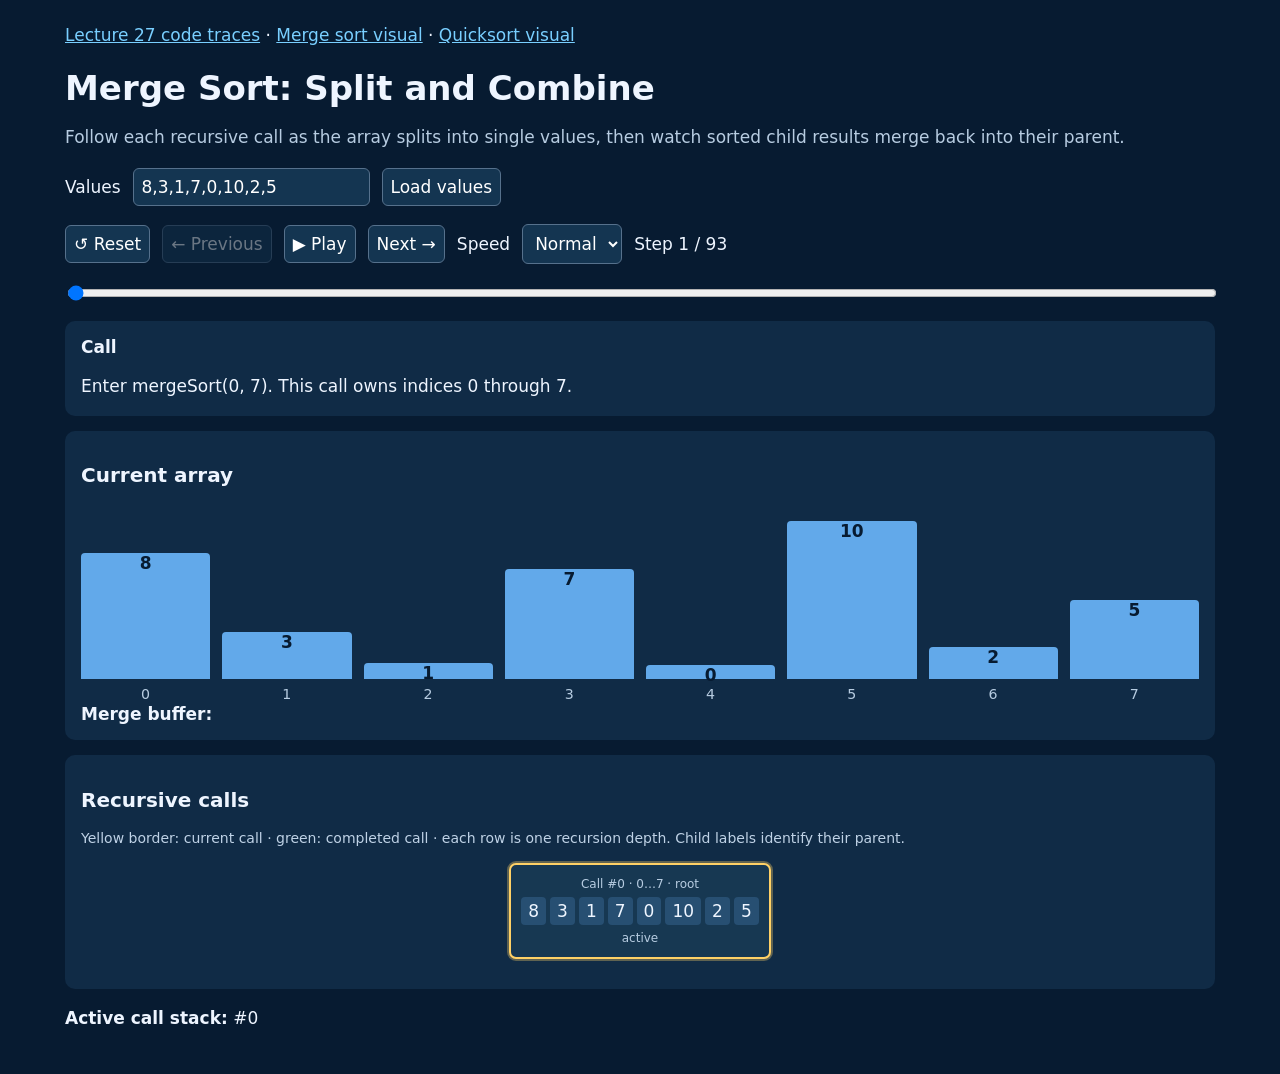
<file: lecture-27-efficient-sorting/merge-sort-visual/index.html>
<!doctype html><html lang="en"><head><meta charset="utf-8"><meta name="viewport" content="width=device-width,initial-scale=1"><title>Merge Sort: Split and Combine</title><link rel="stylesheet" href="../recursive-sort-visual.css"></head><body data-algorithm="merge"><main><nav><a href="../">Lecture 27 code traces</a> · <a href="../merge-sort-visual/">Merge sort visual</a> · <a href="../quick-sort-visual/">Quicksort visual</a></nav><h1>Merge Sort: Split and Combine</h1><p class="muted">Follow each recursive call as the array splits into single values, then watch sorted child results merge back into their parent.</p><div class="controls"><label for="values">Values</label><input id="values" value="8,3,1,7,0,10,2,5"><button id="load">Load values</button></div><p id="error" role="alert"></p><div class="controls"><button id="reset">↺ Reset</button><button id="previous">← Previous</button><button id="play">▶ Play</button><button id="next">Next →</button><label for="speed">Speed</label><select id="speed"><option value="1500">Slow</option><option value="800" selected>Normal</option><option value="250">Fast</option></select><span id="counter"></span></div><input id="scrub" type="range" min="0" value="0" aria-label="Animation step"><section class="panel" aria-live="polite"><strong id="phase"></strong><p id="reason"></p></section><section class="panel"><h2>Current array</h2><div id="bars" role="img" aria-label="Array values as bars, with indices underneath"></div><div id="buffer-row"><strong>Merge buffer:</strong> <span id="buffer"></span></div></section><section class="panel"><h2>Recursive calls</h2><p class="legend">Yellow border: current call · green: completed call · each row is one recursion depth. Child labels identify their parent.</p><div id="tree"></div></section><p><strong>Active call stack:</strong> <span id="stack"></span></p></main><script src="../recursive-sort-visual.js"></script></body></html>
</file>
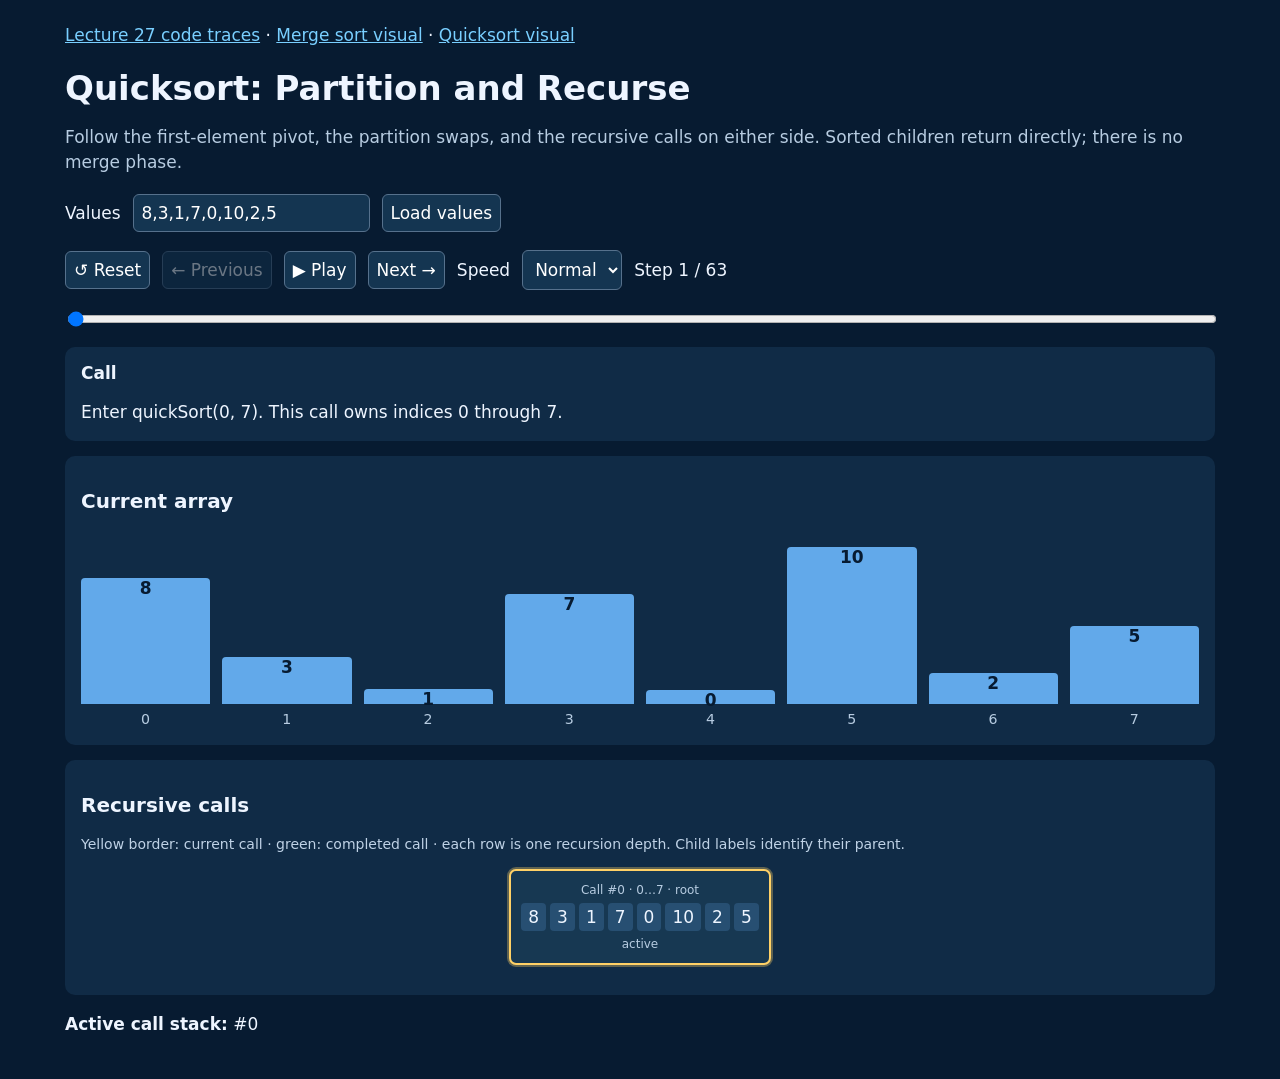
<file: lecture-27-efficient-sorting/quick-sort-visual/index.html>
<!doctype html><html lang="en"><head><meta charset="utf-8"><meta name="viewport" content="width=device-width,initial-scale=1"><title>Quicksort: Partition and Recurse</title><link rel="stylesheet" href="../recursive-sort-visual.css"></head><body data-algorithm="quick"><main><nav><a href="../">Lecture 27 code traces</a> · <a href="../merge-sort-visual/">Merge sort visual</a> · <a href="../quick-sort-visual/">Quicksort visual</a></nav><h1>Quicksort: Partition and Recurse</h1><p class="muted">Follow the first-element pivot, the partition swaps, and the recursive calls on either side. Sorted children return directly; there is no merge phase.</p><div class="controls"><label for="values">Values</label><input id="values" value="8,3,1,7,0,10,2,5"><button id="load">Load values</button></div><p id="error" role="alert"></p><div class="controls"><button id="reset">↺ Reset</button><button id="previous">← Previous</button><button id="play">▶ Play</button><button id="next">Next →</button><label for="speed">Speed</label><select id="speed"><option value="1500">Slow</option><option value="800" selected>Normal</option><option value="250">Fast</option></select><span id="counter"></span></div><input id="scrub" type="range" min="0" value="0" aria-label="Animation step"><section class="panel" aria-live="polite"><strong id="phase"></strong><p id="reason"></p></section><section class="panel"><h2>Current array</h2><div id="bars" role="img" aria-label="Array values as bars, with indices underneath"></div><div id="buffer-row"><strong>Merge buffer:</strong> <span id="buffer"></span></div></section><section class="panel"><h2>Recursive calls</h2><p class="legend">Yellow border: current call · green: completed call · each row is one recursion depth. Child labels identify their parent.</p><div id="tree"></div></section><p><strong>Active call stack:</strong> <span id="stack"></span></p></main><script src="../recursive-sort-visual.js"></script></body></html>
</file>
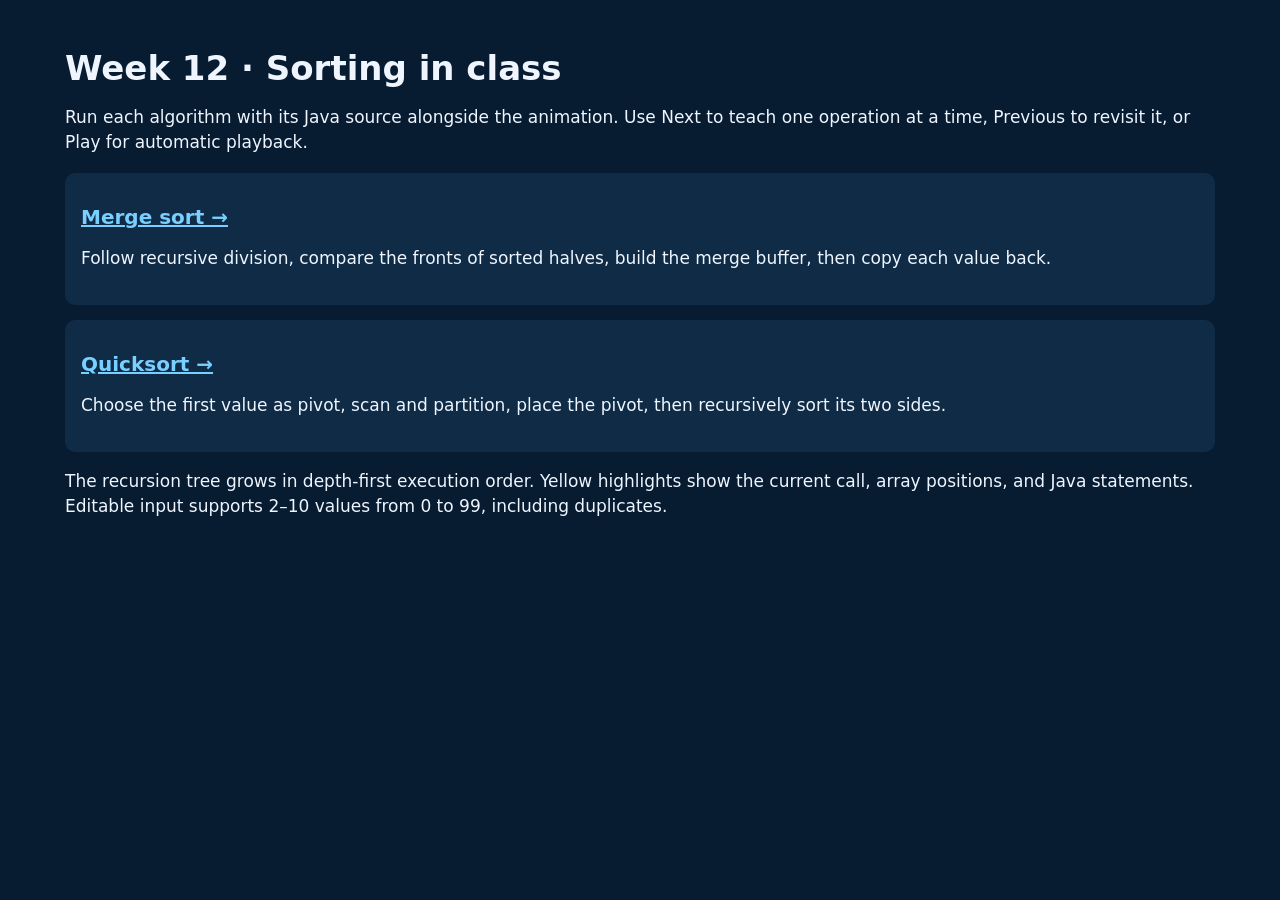
<file: week-12-lab-inclass/animation/index.html>
<!doctype html><html lang="en"><meta charset="utf-8"><meta name="viewport" content="width=device-width,initial-scale=1"><title>Week 12 sorting lab</title><link rel="stylesheet" href="recursive-sort-visual.css"><main><h1>Week 12 · Sorting in class</h1><p>Run each algorithm with its Java source alongside the animation. Use Next to teach one operation at a time, Previous to revisit it, or Play for automatic playback.</p><section class="panel"><h2><a href="merge.html">Merge sort →</a></h2><p>Follow recursive division, compare the fronts of sorted halves, build the merge buffer, then copy each value back.</p></section><section class="panel"><h2><a href="quick.html">Quicksort →</a></h2><p>Choose the first value as pivot, scan and partition, place the pivot, then recursively sort its two sides.</p></section><p>The recursion tree grows in depth-first execution order. Yellow highlights show the current call, array positions, and Java statements. Editable input supports 2–10 values from 0 to 99, including duplicates.</p></main></html>
</file>
<file: exercise-02/styles.css>
:root {
  color-scheme: dark;
  --navy: #071f3d;
  --navy-2: #0d315b;
  --blue: #1787d4;
  --orange: #f15a24;
  --cream: #fff9ed;
  --ink: #eaf3ff;
  --muted: #a9bfd7;
  --panel: #0b294b;
  --line: #1b456e;
  --green: #43d38a;
  --yellow: #ffd166;
  --red: #ff6b6b;
}

* { box-sizing: border-box; }

body {
  margin: 0;
  min-height: 100vh;
  background: radial-gradient(circle at 85% 0%, #174c79 0, var(--navy) 38rem);
  color: var(--ink);
  font-family: Inter, ui-sans-serif, system-ui, -apple-system, BlinkMacSystemFont, "Segoe UI", sans-serif;
}

button, select, input { font: inherit; }

.app { max-width: 1600px; margin: 0 auto; padding: 20px; }

header {
  display: flex;
  gap: 18px;
  align-items: end;
  justify-content: space-between;
  margin-bottom: 14px;
}

h1 { margin: 0; font-size: clamp(1.35rem, 2.4vw, 2.2rem); }
.subtitle { color: var(--muted); margin: 5px 0 0; }

.problem-picker { min-width: 240px; }
label { display: block; color: var(--muted); font-size: .78rem; font-weight: 700; letter-spacing: .06em; text-transform: uppercase; margin-bottom: 5px; }
select {
  width: 100%; border: 1px solid var(--line); border-radius: 8px; padding: 9px 12px;
  background: var(--panel); color: var(--ink);
}

.toolbar {
  display: grid;
  grid-template-columns: auto auto auto 1fr auto;
  align-items: center;
  gap: 9px;
  padding: 10px;
  border: 1px solid var(--line);
  border-radius: 12px;
  background: rgba(6, 25, 48, .82);
  margin-bottom: 14px;
}

button {
  border: 1px solid #2d6494; border-radius: 8px; color: var(--ink); background: #123b63;
  padding: 8px 13px; cursor: pointer; font-weight: 700;
}
button:hover:not(:disabled) { background: #185183; }
button:disabled { opacity: .4; cursor: default; }
#play { background: var(--orange); border-color: #ff8456; min-width: 94px; }

.progress-wrap { min-width: 140px; }
#progress { width: 100%; accent-color: var(--orange); }
.counter { font-variant-numeric: tabular-nums; color: var(--muted); white-space: nowrap; }
.speed { display: flex; align-items: center; gap: 7px; color: var(--muted); }
.speed input { width: 90px; accent-color: var(--orange); }

.workspace { display: grid; grid-template-columns: minmax(540px, 1.35fr) minmax(360px, .8fr); gap: 14px; }
.panel { background: rgba(7, 31, 61, .94); border: 1px solid var(--line); border-radius: 12px; overflow: hidden; box-shadow: 0 16px 35px rgba(0,0,0,.2); }
.panel-title { padding: 9px 13px; background: #0e365f; color: #d9ebff; font-size: .82rem; font-weight: 800; letter-spacing: .06em; text-transform: uppercase; }

.code-panel { position: relative; }
#code { margin: 0; padding: 9px 0 16px; overflow: auto; height: min(68vh, 760px); background: #061a30; font: 14px/1.55 "SFMono-Regular", Consolas, "Liberation Mono", monospace; tab-size: 2; }
.code-line { display: block; min-width: max-content; padding-right: 18px; white-space: pre; position: relative; transition: background .22s, color .22s; }
.line-no { display: inline-block; width: 3.2rem; padding-right: .85rem; text-align: right; color: #597998; user-select: none; }
.code-line.active { background: linear-gradient(90deg, rgba(241,90,36,.42), rgba(241,90,36,.08)); color: #fff; box-shadow: inset 4px 0 var(--orange); }
.code-line.previous { background: rgba(23,135,212,.13); }
.code-line.active .line-no { color: var(--yellow); font-weight: 800; }
.tok-keyword { color: #ff7ab2; font-weight: 700; }
.tok-type { color: #67d4ff; }
.tok-string { color: #a8e06c; }
.tok-number { color: #d7a8ff; }
.tok-literal { color: #ff9f66; font-weight: 700; }
.tok-annotation { color: #ffd166; }
.tok-method { color: #82d2ce; }
.tok-operator { color: #f2a65a; }
.tok-comment { color: #728ca6; font-style: italic; }
.tok-identifier { color: #eaf3ff; }
.focus-box {
  display: inline-block;
  margin: -2px 1px;
  padding: 1px 4px;
  border: 2px solid var(--yellow);
  border-radius: 5px;
  background: rgba(255, 209, 102, .14);
  color: #fff8cf;
  box-shadow: 0 0 0 2px rgba(7, 31, 61, .7), 0 0 12px rgba(255, 209, 102, .42);
  animation: focus-in .28s ease-out;
}
.focus-box .tok-keyword,
.focus-box .tok-type,
.focus-box .tok-string,
.focus-box .tok-number,
.focus-box .tok-literal,
.focus-box .tok-annotation,
.focus-box .tok-method,
.focus-box .tok-operator,
.focus-box .tok-identifier { filter: brightness(1.18); }
@keyframes focus-in { from { transform: scale(.96); opacity: .35; } to { transform: none; opacity: 1; } }

#flow-arrow { position: absolute; inset: 38px 0 0 0; width: 100%; height: calc(100% - 38px); pointer-events: none; overflow: hidden; }
#flow-path { stroke: var(--yellow); stroke-width: 2.5; fill: none; stroke-dasharray: 8 6; filter: drop-shadow(0 0 3px #000); animation: dash .7s linear infinite; }
@keyframes dash { to { stroke-dashoffset: -14; } }

.right-column { display: grid; grid-template-rows: auto auto auto 1fr; gap: 14px; min-width: 0; }
.explanation { padding: 16px; border-left: 5px solid var(--orange); background: var(--cream); color: #132d49; min-height: 128px; }
.phase { color: #9f350e; font-weight: 900; text-transform: uppercase; letter-spacing: .06em; font-size: .75rem; }
.explanation h2 { margin: 4px 0 8px; font-size: 1.22rem; }
.explanation p { margin: 0; line-height: 1.48; }
.line-badge { display: inline-block; margin-top: 10px; padding: 3px 8px; border-radius: 999px; background: #e5edf5; color: #173c61; font: 700 .78rem "SFMono-Regular", monospace; }

.stack { padding: 10px; display: flex; gap: 8px; flex-wrap: wrap; min-height: 52px; }
.frame { border: 1px solid #39729f; background: #0d345b; border-radius: 7px; padding: 6px 9px; font: 12px "SFMono-Regular", monospace; }
.frame:last-child { border-color: var(--orange); box-shadow: 0 0 0 1px var(--orange); }
.stack-arrow { color: var(--orange); align-self: center; font-weight: 900; }

.state-grid { padding: 10px; display: grid; grid-template-columns: repeat(auto-fit, minmax(145px, 1fr)); gap: 8px; max-height: 260px; overflow: auto; }
.state-card { border: 1px solid var(--line); border-radius: 8px; background: #082440; padding: 8px 10px; min-width: 0; transition: .25s; }
.state-card.changed { border-color: var(--yellow); background: #3a3820; animation: pulse .55s ease-out; }
.state-card.read { border-color: #67d4ff; background: #0c3b5c; animation: read-pulse .55s ease-out; }
.state-card.changed.read { border-color: var(--yellow); background: #3a3820; }
@keyframes pulse { 0% { transform: scale(1.05); box-shadow: 0 0 18px rgba(255,209,102,.6); } 100% { transform: none; } }
@keyframes read-pulse { 0% { transform: scale(1.05); box-shadow: 0 0 20px rgba(103,212,255,.72); } 100% { transform: none; } }
.state-name { color: var(--muted); font: 700 .72rem "SFMono-Regular", monospace; overflow-wrap: anywhere; }
.state-value { color: white; font: 800 .94rem "SFMono-Regular", monospace; margin-top: 3px; overflow-wrap: anywhere; }
.change-note { color: var(--yellow); font-size: .72rem; margin-top: 4px; }
.read-note { color: #91e3ff; font-size: .72rem; margin-top: 4px; }

.console { min-height: 118px; display: flex; flex-direction: column; }
#console-output { flex: 1; margin: 0; padding: 11px 13px; background: #020d18; overflow: auto; white-space: pre-wrap; color: #c9f7dc; font: 13px/1.5 "SFMono-Regular", monospace; }
.console-new { color: var(--yellow); }
.hint { padding: 8px 12px; color: var(--muted); font-size: .76rem; border-top: 1px solid var(--line); }

@media (max-width: 940px) {
  header { align-items: stretch; flex-direction: column; }
  .workspace { grid-template-columns: 1fr; }
  #code { height: 52vh; }
  .toolbar { grid-template-columns: repeat(3, auto); }
  .progress-wrap { grid-column: 1 / -1; grid-row: 2; }
}

@media (prefers-reduced-motion: reduce) {
  *, *::before, *::after { animation: none !important; scroll-behavior: auto !important; transition: none !important; }
}
</file>
<file: exercise-05-recursion/styles.css>
:root {
  color-scheme: dark;
  --navy: #071f3d;
  --navy-2: #0d315b;
  --blue: #1787d4;
  --orange: #f15a24;
  --cream: #fff9ed;
  --ink: #eaf3ff;
  --muted: #a9bfd7;
  --panel: #0b294b;
  --line: #1b456e;
  --green: #43d38a;
  --yellow: #ffd166;
  --red: #ff6b6b;
}

* { box-sizing: border-box; }

body {
  margin: 0;
  min-height: 100vh;
  background: radial-gradient(circle at 85% 0%, #174c79 0, var(--navy) 38rem);
  color: var(--ink);
  font-family: Inter, ui-sans-serif, system-ui, -apple-system, BlinkMacSystemFont, "Segoe UI", sans-serif;
}

button, select, input { font: inherit; }

.app { max-width: 1600px; margin: 0 auto; padding: 20px; }

header {
  display: flex;
  gap: 18px;
  align-items: end;
  justify-content: space-between;
  margin-bottom: 14px;
}

h1 { margin: 0; font-size: clamp(1.35rem, 2.4vw, 2.2rem); }
.subtitle { color: var(--muted); margin: 5px 0 0; }

.problem-picker { min-width: 240px; }
label { display: block; color: var(--muted); font-size: .78rem; font-weight: 700; letter-spacing: .06em; text-transform: uppercase; margin-bottom: 5px; }
select {
  width: 100%; border: 1px solid var(--line); border-radius: 8px; padding: 9px 12px;
  background: var(--panel); color: var(--ink);
}

.toolbar {
  display: grid;
  grid-template-columns: auto auto auto 1fr auto;
  align-items: center;
  gap: 9px;
  padding: 10px;
  border: 1px solid var(--line);
  border-radius: 12px;
  background: rgba(6, 25, 48, .82);
  margin-bottom: 14px;
}

button {
  border: 1px solid #2d6494; border-radius: 8px; color: var(--ink); background: #123b63;
  padding: 8px 13px; cursor: pointer; font-weight: 700;
}
button:hover:not(:disabled) { background: #185183; }
button:disabled { opacity: .4; cursor: default; }
#play { background: var(--orange); border-color: #ff8456; min-width: 94px; }

.progress-wrap { min-width: 140px; }
#progress { width: 100%; accent-color: var(--orange); }
.counter { font-variant-numeric: tabular-nums; color: var(--muted); white-space: nowrap; }
.speed { display: flex; align-items: center; gap: 7px; color: var(--muted); }
.speed input { width: 90px; accent-color: var(--orange); }

.workspace { display: grid; grid-template-columns: minmax(540px, 1.35fr) minmax(360px, .8fr); gap: 14px; }
.panel { background: rgba(7, 31, 61, .94); border: 1px solid var(--line); border-radius: 12px; overflow: hidden; box-shadow: 0 16px 35px rgba(0,0,0,.2); }
.panel-title { padding: 9px 13px; background: #0e365f; color: #d9ebff; font-size: .82rem; font-weight: 800; letter-spacing: .06em; text-transform: uppercase; }

.code-panel { position: relative; }
#code { margin: 0; padding: 9px 0 16px; overflow: auto; height: min(68vh, 760px); background: #061a30; font: 14px/1.55 "SFMono-Regular", Consolas, "Liberation Mono", monospace; tab-size: 2; }
.code-line { display: block; min-width: max-content; padding-right: 18px; white-space: pre; position: relative; transition: background .22s, color .22s; }
.line-no { display: inline-block; width: 3.2rem; padding-right: .85rem; text-align: right; color: #597998; user-select: none; }
.code-line.active { background: linear-gradient(90deg, rgba(241,90,36,.42), rgba(241,90,36,.08)); color: #fff; box-shadow: inset 4px 0 var(--orange); }
.code-line.previous { background: rgba(23,135,212,.13); }
.code-line.active .line-no { color: var(--yellow); font-weight: 800; }
.tok-keyword { color: #ff7ab2; font-weight: 700; }
.tok-type { color: #67d4ff; }
.tok-string { color: #a8e06c; }
.tok-number { color: #d7a8ff; }
.tok-literal { color: #ff9f66; font-weight: 700; }
.tok-annotation { color: #ffd166; }
.tok-method { color: #82d2ce; }
.tok-operator { color: #f2a65a; }
.tok-comment { color: #728ca6; font-style: italic; }
.tok-identifier { color: #eaf3ff; }
.focus-box {
  display: inline-block;
  margin: -2px 1px;
  padding: 1px 4px;
  border: 2px solid var(--yellow);
  border-radius: 5px;
  background: rgba(255, 209, 102, .14);
  color: #fff8cf;
  box-shadow: 0 0 0 2px rgba(7, 31, 61, .7), 0 0 12px rgba(255, 209, 102, .42);
  animation: focus-in .28s ease-out;
}
.focus-box .tok-keyword,
.focus-box .tok-type,
.focus-box .tok-string,
.focus-box .tok-number,
.focus-box .tok-literal,
.focus-box .tok-annotation,
.focus-box .tok-method,
.focus-box .tok-operator,
.focus-box .tok-identifier { filter: brightness(1.18); }
@keyframes focus-in { from { transform: scale(.96); opacity: .35; } to { transform: none; opacity: 1; } }

#flow-arrow { position: absolute; inset: 38px 0 0 0; width: 100%; height: calc(100% - 38px); pointer-events: none; overflow: hidden; }
#flow-path { stroke: var(--yellow); stroke-width: 2.5; fill: none; stroke-dasharray: 8 6; filter: drop-shadow(0 0 3px #000); animation: dash .7s linear infinite; }
@keyframes dash { to { stroke-dashoffset: -14; } }

.right-column { display: grid; grid-template-rows: auto auto auto 1fr; gap: 14px; min-width: 0; }
.explanation { padding: 16px; border-left: 5px solid var(--orange); background: var(--cream); color: #132d49; min-height: 128px; }
.phase { color: #9f350e; font-weight: 900; text-transform: uppercase; letter-spacing: .06em; font-size: .75rem; }
.explanation h2 { margin: 4px 0 8px; font-size: 1.22rem; }
.explanation p { margin: 0; line-height: 1.48; }
.line-badge { display: inline-block; margin-top: 10px; padding: 3px 8px; border-radius: 999px; background: #e5edf5; color: #173c61; font: 700 .78rem "SFMono-Regular", monospace; }

.stack { padding: 10px; display: flex; gap: 8px; flex-wrap: wrap; min-height: 52px; }
.frame { border: 1px solid #39729f; background: #0d345b; border-radius: 7px; padding: 6px 9px; font: 12px "SFMono-Regular", monospace; }
.frame:last-child { border-color: var(--orange); box-shadow: 0 0 0 1px var(--orange); }
.stack-arrow { color: var(--orange); align-self: center; font-weight: 900; }

.state-grid { padding: 10px; display: grid; grid-template-columns: repeat(auto-fit, minmax(145px, 1fr)); gap: 8px; max-height: 260px; overflow: auto; }
.state-card { border: 1px solid var(--line); border-radius: 8px; background: #082440; padding: 8px 10px; min-width: 0; transition: .25s; }
.state-card.changed { border-color: var(--yellow); background: #3a3820; animation: pulse .55s ease-out; }
.state-card.read { border-color: #67d4ff; background: #0c3b5c; animation: read-pulse .55s ease-out; }
.state-card.changed.read { border-color: var(--yellow); background: #3a3820; }
@keyframes pulse { 0% { transform: scale(1.05); box-shadow: 0 0 18px rgba(255,209,102,.6); } 100% { transform: none; } }
@keyframes read-pulse { 0% { transform: scale(1.05); box-shadow: 0 0 20px rgba(103,212,255,.72); } 100% { transform: none; } }
.state-name { color: var(--muted); font: 700 .72rem "SFMono-Regular", monospace; overflow-wrap: anywhere; }
.state-value { color: white; font: 800 .94rem "SFMono-Regular", monospace; margin-top: 3px; overflow-wrap: anywhere; }
.change-note { color: var(--yellow); font-size: .72rem; margin-top: 4px; }
.read-note { color: #91e3ff; font-size: .72rem; margin-top: 4px; }

.console { min-height: 118px; display: flex; flex-direction: column; }
#console-output { flex: 1; margin: 0; padding: 11px 13px; background: #020d18; overflow: auto; white-space: pre-wrap; color: #c9f7dc; font: 13px/1.5 "SFMono-Regular", monospace; }
.console-new { color: var(--yellow); }
.hint { padding: 8px 12px; color: var(--muted); font-size: .76rem; border-top: 1px solid var(--line); }

@media (max-width: 940px) {
  header { align-items: stretch; flex-direction: column; }
  .workspace { grid-template-columns: 1fr; }
  #code { height: 52vh; }
  .toolbar { grid-template-columns: repeat(3, auto); }
  .progress-wrap { grid-column: 1 / -1; grid-row: 2; }
}

@media (prefers-reduced-motion: reduce) {
  *, *::before, *::after { animation: none !important; scroll-behavior: auto !important; transition: none !important; }
}
</file>
<file: lecture-23-countdown/styles.css>
:root {
  color-scheme: dark;
  --navy: #071f3d;
  --navy-2: #0d315b;
  --blue: #1787d4;
  --orange: #f15a24;
  --cream: #fff9ed;
  --ink: #eaf3ff;
  --muted: #a9bfd7;
  --panel: #0b294b;
  --line: #1b456e;
  --green: #43d38a;
  --yellow: #ffd166;
  --red: #ff6b6b;
}

* { box-sizing: border-box; }

body {
  margin: 0;
  min-height: 100vh;
  background: radial-gradient(circle at 85% 0%, #174c79 0, var(--navy) 38rem);
  color: var(--ink);
  font-family: Inter, ui-sans-serif, system-ui, -apple-system, BlinkMacSystemFont, "Segoe UI", sans-serif;
}

button, select, input { font: inherit; }

.app { max-width: 1600px; margin: 0 auto; padding: 20px; }

header {
  display: flex;
  gap: 18px;
  align-items: end;
  justify-content: space-between;
  margin-bottom: 14px;
}

h1 { margin: 0; font-size: clamp(1.35rem, 2.4vw, 2.2rem); }
.subtitle { color: var(--muted); margin: 5px 0 0; }

.problem-picker { min-width: 240px; }
label { display: block; color: var(--muted); font-size: .78rem; font-weight: 700; letter-spacing: .06em; text-transform: uppercase; margin-bottom: 5px; }
select {
  width: 100%; border: 1px solid var(--line); border-radius: 8px; padding: 9px 12px;
  background: var(--panel); color: var(--ink);
}

.toolbar {
  display: grid;
  grid-template-columns: auto auto auto 1fr auto;
  align-items: center;
  gap: 9px;
  padding: 10px;
  border: 1px solid var(--line);
  border-radius: 12px;
  background: rgba(6, 25, 48, .82);
  margin-bottom: 14px;
}

button {
  border: 1px solid #2d6494; border-radius: 8px; color: var(--ink); background: #123b63;
  padding: 8px 13px; cursor: pointer; font-weight: 700;
}
button:hover:not(:disabled) { background: #185183; }
button:disabled { opacity: .4; cursor: default; }
#play { background: var(--orange); border-color: #ff8456; min-width: 94px; }

.progress-wrap { min-width: 140px; }
#progress { width: 100%; accent-color: var(--orange); }
.counter { font-variant-numeric: tabular-nums; color: var(--muted); white-space: nowrap; }
.speed { display: flex; align-items: center; gap: 7px; color: var(--muted); }
.speed input { width: 90px; accent-color: var(--orange); }

.workspace { display: grid; grid-template-columns: minmax(540px, 1.35fr) minmax(360px, .8fr); gap: 14px; }
.panel { background: rgba(7, 31, 61, .94); border: 1px solid var(--line); border-radius: 12px; overflow: hidden; box-shadow: 0 16px 35px rgba(0,0,0,.2); }
.panel-title { padding: 9px 13px; background: #0e365f; color: #d9ebff; font-size: .82rem; font-weight: 800; letter-spacing: .06em; text-transform: uppercase; }

.code-panel { position: relative; }
#code { margin: 0; padding: 9px 0 16px; overflow: auto; height: min(68vh, 760px); background: #061a30; font: 14px/1.55 "SFMono-Regular", Consolas, "Liberation Mono", monospace; tab-size: 2; }
.code-line { display: block; min-width: max-content; padding-right: 18px; white-space: pre; position: relative; transition: background .22s, color .22s; }
.line-no { display: inline-block; width: 3.2rem; padding-right: .85rem; text-align: right; color: #597998; user-select: none; }
.code-line.active { background: linear-gradient(90deg, rgba(241,90,36,.42), rgba(241,90,36,.08)); color: #fff; box-shadow: inset 4px 0 var(--orange); }
.code-line.previous { background: rgba(23,135,212,.13); }
.code-line.active .line-no { color: var(--yellow); font-weight: 800; }
.tok-keyword { color: #ff7ab2; font-weight: 700; }
.tok-type { color: #67d4ff; }
.tok-string { color: #a8e06c; }
.tok-number { color: #d7a8ff; }
.tok-literal { color: #ff9f66; font-weight: 700; }
.tok-annotation { color: #ffd166; }
.tok-method { color: #82d2ce; }
.tok-operator { color: #f2a65a; }
.tok-comment { color: #728ca6; font-style: italic; }
.tok-identifier { color: #eaf3ff; }
.focus-box {
  display: inline-block;
  margin: -2px 1px;
  padding: 1px 4px;
  border: 2px solid var(--yellow);
  border-radius: 5px;
  background: rgba(255, 209, 102, .14);
  color: #fff8cf;
  box-shadow: 0 0 0 2px rgba(7, 31, 61, .7), 0 0 12px rgba(255, 209, 102, .42);
  animation: focus-in .28s ease-out;
}
.focus-box .tok-keyword,
.focus-box .tok-type,
.focus-box .tok-string,
.focus-box .tok-number,
.focus-box .tok-literal,
.focus-box .tok-annotation,
.focus-box .tok-method,
.focus-box .tok-operator,
.focus-box .tok-identifier { filter: brightness(1.18); }
@keyframes focus-in { from { transform: scale(.96); opacity: .35; } to { transform: none; opacity: 1; } }

#flow-arrow { position: absolute; inset: 38px 0 0 0; width: 100%; height: calc(100% - 38px); pointer-events: none; overflow: hidden; }
#flow-path { stroke: var(--yellow); stroke-width: 2.5; fill: none; stroke-dasharray: 8 6; filter: drop-shadow(0 0 3px #000); animation: dash .7s linear infinite; }
@keyframes dash { to { stroke-dashoffset: -14; } }

.right-column { display: grid; grid-template-rows: auto auto auto 1fr; gap: 14px; min-width: 0; }
.explanation { padding: 16px; border-left: 5px solid var(--orange); background: var(--cream); color: #132d49; min-height: 128px; }
.phase { color: #9f350e; font-weight: 900; text-transform: uppercase; letter-spacing: .06em; font-size: .75rem; }
.explanation h2 { margin: 4px 0 8px; font-size: 1.22rem; }
.explanation p { margin: 0; line-height: 1.48; }
.line-badge { display: inline-block; margin-top: 10px; padding: 3px 8px; border-radius: 999px; background: #e5edf5; color: #173c61; font: 700 .78rem "SFMono-Regular", monospace; }

.stack { padding: 10px; display: flex; gap: 8px; flex-wrap: wrap; min-height: 52px; }
.frame { border: 1px solid #39729f; background: #0d345b; border-radius: 7px; padding: 6px 9px; font: 12px "SFMono-Regular", monospace; }
.frame:last-child { border-color: var(--orange); box-shadow: 0 0 0 1px var(--orange); }
.stack-arrow { color: var(--orange); align-self: center; font-weight: 900; }

.state-grid { padding: 10px; display: grid; grid-template-columns: repeat(auto-fit, minmax(145px, 1fr)); gap: 8px; max-height: 260px; overflow: auto; }
.state-card { border: 1px solid var(--line); border-radius: 8px; background: #082440; padding: 8px 10px; min-width: 0; transition: .25s; }
.state-card.changed { border-color: var(--yellow); background: #3a3820; animation: pulse .55s ease-out; }
.state-card.read { border-color: #67d4ff; background: #0c3b5c; animation: read-pulse .55s ease-out; }
.state-card.changed.read { border-color: var(--yellow); background: #3a3820; }
@keyframes pulse { 0% { transform: scale(1.05); box-shadow: 0 0 18px rgba(255,209,102,.6); } 100% { transform: none; } }
@keyframes read-pulse { 0% { transform: scale(1.05); box-shadow: 0 0 20px rgba(103,212,255,.72); } 100% { transform: none; } }
.state-name { color: var(--muted); font: 700 .72rem "SFMono-Regular", monospace; overflow-wrap: anywhere; }
.state-value { color: white; font: 800 .94rem "SFMono-Regular", monospace; margin-top: 3px; overflow-wrap: anywhere; }
.change-note { color: var(--yellow); font-size: .72rem; margin-top: 4px; }
.read-note { color: #91e3ff; font-size: .72rem; margin-top: 4px; }

.console { min-height: 118px; display: flex; flex-direction: column; }
#console-output { flex: 1; margin: 0; padding: 11px 13px; background: #020d18; overflow: auto; white-space: pre-wrap; color: #c9f7dc; font: 13px/1.5 "SFMono-Regular", monospace; }
.console-new { color: var(--yellow); }
.hint { padding: 8px 12px; color: var(--muted); font-size: .76rem; border-top: 1px solid var(--line); }

@media (max-width: 940px) {
  header { align-items: stretch; flex-direction: column; }
  .workspace { grid-template-columns: 1fr; }
  #code { height: 52vh; }
  .toolbar { grid-template-columns: repeat(3, auto); }
  .progress-wrap { grid-column: 1 / -1; grid-row: 2; }
}

@media (prefers-reduced-motion: reduce) {
  *, *::before, *::after { animation: none !important; scroll-behavior: auto !important; transition: none !important; }
}
</file>
<file: lecture-25-recursion-analysis/styles.css>
:root {
  color-scheme: dark;
  --navy: #071f3d;
  --navy-2: #0d315b;
  --blue: #1787d4;
  --orange: #f15a24;
  --cream: #fff9ed;
  --ink: #eaf3ff;
  --muted: #a9bfd7;
  --panel: #0b294b;
  --line: #1b456e;
  --green: #43d38a;
  --yellow: #ffd166;
  --red: #ff6b6b;
}

* { box-sizing: border-box; }

body {
  margin: 0;
  min-height: 100vh;
  background: radial-gradient(circle at 85% 0%, #174c79 0, var(--navy) 38rem);
  color: var(--ink);
  font-family: Inter, ui-sans-serif, system-ui, -apple-system, BlinkMacSystemFont, "Segoe UI", sans-serif;
}

button, select, input { font: inherit; }

.app { max-width: 1600px; margin: 0 auto; padding: 20px; }

header {
  display: flex;
  gap: 18px;
  align-items: end;
  justify-content: space-between;
  margin-bottom: 14px;
}

h1 { margin: 0; font-size: clamp(1.35rem, 2.4vw, 2.2rem); }
.subtitle { color: var(--muted); margin: 5px 0 0; }

.problem-picker { min-width: 240px; }
label { display: block; color: var(--muted); font-size: .78rem; font-weight: 700; letter-spacing: .06em; text-transform: uppercase; margin-bottom: 5px; }
select {
  width: 100%; border: 1px solid var(--line); border-radius: 8px; padding: 9px 12px;
  background: var(--panel); color: var(--ink);
}

.toolbar {
  display: grid;
  grid-template-columns: auto auto auto 1fr auto;
  align-items: center;
  gap: 9px;
  padding: 10px;
  border: 1px solid var(--line);
  border-radius: 12px;
  background: rgba(6, 25, 48, .82);
  margin-bottom: 14px;
}

button {
  border: 1px solid #2d6494; border-radius: 8px; color: var(--ink); background: #123b63;
  padding: 8px 13px; cursor: pointer; font-weight: 700;
}
button:hover:not(:disabled) { background: #185183; }
button:disabled { opacity: .4; cursor: default; }
#play { background: var(--orange); border-color: #ff8456; min-width: 94px; }

.progress-wrap { min-width: 140px; }
#progress { width: 100%; accent-color: var(--orange); }
.counter { font-variant-numeric: tabular-nums; color: var(--muted); white-space: nowrap; }
.speed { display: flex; align-items: center; gap: 7px; color: var(--muted); }
.speed input { width: 90px; accent-color: var(--orange); }

.workspace { display: grid; grid-template-columns: minmax(540px, 1.35fr) minmax(360px, .8fr); gap: 14px; }
.panel { background: rgba(7, 31, 61, .94); border: 1px solid var(--line); border-radius: 12px; overflow: hidden; box-shadow: 0 16px 35px rgba(0,0,0,.2); }
.panel-title { padding: 9px 13px; background: #0e365f; color: #d9ebff; font-size: .82rem; font-weight: 800; letter-spacing: .06em; text-transform: uppercase; }

.code-panel { position: relative; }
#code { margin: 0; padding: 9px 0 16px; overflow: auto; height: min(68vh, 760px); background: #061a30; font: 14px/1.55 "SFMono-Regular", Consolas, "Liberation Mono", monospace; tab-size: 2; }
.code-line { display: block; min-width: max-content; padding-right: 18px; white-space: pre; position: relative; transition: background .22s, color .22s; }
.line-no { display: inline-block; width: 3.2rem; padding-right: .85rem; text-align: right; color: #597998; user-select: none; }
.code-line.active { background: linear-gradient(90deg, rgba(241,90,36,.42), rgba(241,90,36,.08)); color: #fff; box-shadow: inset 4px 0 var(--orange); }
.code-line.previous { background: rgba(23,135,212,.13); }
.code-line.active .line-no { color: var(--yellow); font-weight: 800; }
.tok-keyword { color: #ff7ab2; font-weight: 700; }
.tok-type { color: #67d4ff; }
.tok-string { color: #a8e06c; }
.tok-number { color: #d7a8ff; }
.tok-literal { color: #ff9f66; font-weight: 700; }
.tok-annotation { color: #ffd166; }
.tok-method { color: #82d2ce; }
.tok-operator { color: #f2a65a; }
.tok-comment { color: #728ca6; font-style: italic; }
.tok-identifier { color: #eaf3ff; }
.focus-box {
  display: inline-block;
  margin: -2px 1px;
  padding: 1px 4px;
  border: 2px solid var(--yellow);
  border-radius: 5px;
  background: rgba(255, 209, 102, .14);
  color: #fff8cf;
  box-shadow: 0 0 0 2px rgba(7, 31, 61, .7), 0 0 12px rgba(255, 209, 102, .42);
  animation: focus-in .28s ease-out;
}
.focus-box .tok-keyword,
.focus-box .tok-type,
.focus-box .tok-string,
.focus-box .tok-number,
.focus-box .tok-literal,
.focus-box .tok-annotation,
.focus-box .tok-method,
.focus-box .tok-operator,
.focus-box .tok-identifier { filter: brightness(1.18); }
@keyframes focus-in { from { transform: scale(.96); opacity: .35; } to { transform: none; opacity: 1; } }

#flow-arrow { position: absolute; inset: 38px 0 0 0; width: 100%; height: calc(100% - 38px); pointer-events: none; overflow: hidden; }
#flow-path { stroke: var(--yellow); stroke-width: 2.5; fill: none; stroke-dasharray: 8 6; filter: drop-shadow(0 0 3px #000); animation: dash .7s linear infinite; }
@keyframes dash { to { stroke-dashoffset: -14; } }

.right-column { display: grid; grid-template-rows: auto auto auto 1fr; gap: 14px; min-width: 0; }
.explanation { padding: 16px; border-left: 5px solid var(--orange); background: var(--cream); color: #132d49; min-height: 128px; }
.phase { color: #9f350e; font-weight: 900; text-transform: uppercase; letter-spacing: .06em; font-size: .75rem; }
.explanation h2 { margin: 4px 0 8px; font-size: 1.22rem; }
.explanation p { margin: 0; line-height: 1.48; }
.line-badge { display: inline-block; margin-top: 10px; padding: 3px 8px; border-radius: 999px; background: #e5edf5; color: #173c61; font: 700 .78rem "SFMono-Regular", monospace; }

.stack { padding: 10px; display: flex; gap: 8px; flex-wrap: wrap; min-height: 52px; }
.frame { border: 1px solid #39729f; background: #0d345b; border-radius: 7px; padding: 6px 9px; font: 12px "SFMono-Regular", monospace; }
.frame:last-child { border-color: var(--orange); box-shadow: 0 0 0 1px var(--orange); }
.stack-arrow { color: var(--orange); align-self: center; font-weight: 900; }

.state-grid { padding: 10px; display: grid; grid-template-columns: repeat(auto-fit, minmax(145px, 1fr)); gap: 8px; max-height: 260px; overflow: auto; }
.state-card { border: 1px solid var(--line); border-radius: 8px; background: #082440; padding: 8px 10px; min-width: 0; transition: .25s; }
.state-card.changed { border-color: var(--yellow); background: #3a3820; animation: pulse .55s ease-out; }
.state-card.read { border-color: #67d4ff; background: #0c3b5c; animation: read-pulse .55s ease-out; }
.state-card.changed.read { border-color: var(--yellow); background: #3a3820; }
@keyframes pulse { 0% { transform: scale(1.05); box-shadow: 0 0 18px rgba(255,209,102,.6); } 100% { transform: none; } }
@keyframes read-pulse { 0% { transform: scale(1.05); box-shadow: 0 0 20px rgba(103,212,255,.72); } 100% { transform: none; } }
.state-name { color: var(--muted); font: 700 .72rem "SFMono-Regular", monospace; overflow-wrap: anywhere; }
.state-value { color: white; font: 800 .94rem "SFMono-Regular", monospace; margin-top: 3px; overflow-wrap: anywhere; }
.change-note { color: var(--yellow); font-size: .72rem; margin-top: 4px; }
.read-note { color: #91e3ff; font-size: .72rem; margin-top: 4px; }

.console { min-height: 118px; display: flex; flex-direction: column; }
#console-output { flex: 1; margin: 0; padding: 11px 13px; background: #020d18; overflow: auto; white-space: pre-wrap; color: #c9f7dc; font: 13px/1.5 "SFMono-Regular", monospace; }
.console-new { color: var(--yellow); }
.hint { padding: 8px 12px; color: var(--muted); font-size: .76rem; border-top: 1px solid var(--line); }

@media (max-width: 940px) {
  header { align-items: stretch; flex-direction: column; }
  .workspace { grid-template-columns: 1fr; }
  #code { height: 52vh; }
  .toolbar { grid-template-columns: repeat(3, auto); }
  .progress-wrap { grid-column: 1 / -1; grid-row: 2; }
}

@media (prefers-reduced-motion: reduce) {
  *, *::before, *::after { animation: none !important; scroll-behavior: auto !important; transition: none !important; }
}

.analysis-metrics { display:grid; grid-template-columns:repeat(5,minmax(0,1fr)); gap:10px; margin:0 0 14px; }
.analysis-metrics > div { border:1px solid var(--line); border-radius:8px; background:#0b294b; padding:9px 12px; }
.analysis-metrics span { display:block; color:var(--muted); font-size:.78rem; }
.analysis-metrics strong { font-size:1.5rem; color:#ffd166; }
.right-column { grid-template-rows:auto auto auto 1fr auto; }
.call-history summary { padding:10px; cursor:pointer; font-weight:700; }
#call-history { max-height:180px; overflow:auto; font:12px monospace; }
.history-row { padding:5px; border-top:1px solid #164169; }
.history-row.cache-hit { color:#74dcff; background:#0c3b5c; }
@media(max-width:700px){.analysis-metrics{grid-template-columns:repeat(2,minmax(0,1fr));}}
</file>
<file: lecture-26-elementary-sorting/styles.css>
:root {
  color-scheme: dark;
  --navy: #071f3d;
  --navy-2: #0d315b;
  --blue: #1787d4;
  --orange: #f15a24;
  --cream: #fff9ed;
  --ink: #eaf3ff;
  --muted: #a9bfd7;
  --panel: #0b294b;
  --line: #1b456e;
  --green: #43d38a;
  --yellow: #ffd166;
  --red: #ff6b6b;
}

* { box-sizing: border-box; }

body {
  margin: 0;
  min-height: 100vh;
  background: radial-gradient(circle at 85% 0%, #174c79 0, var(--navy) 38rem);
  color: var(--ink);
  font-family: Inter, ui-sans-serif, system-ui, -apple-system, BlinkMacSystemFont, "Segoe UI", sans-serif;
}

button, select, input { font: inherit; }

.app { max-width: 1600px; margin: 0 auto; padding: 20px; }

header {
  display: flex;
  gap: 18px;
  align-items: end;
  justify-content: space-between;
  margin-bottom: 14px;
}

h1 { margin: 0; font-size: clamp(1.35rem, 2.4vw, 2.2rem); }
.subtitle { color: var(--muted); margin: 5px 0 0; }

.problem-picker { min-width: 240px; }
label { display: block; color: var(--muted); font-size: .78rem; font-weight: 700; letter-spacing: .06em; text-transform: uppercase; margin-bottom: 5px; }
select {
  width: 100%; border: 1px solid var(--line); border-radius: 8px; padding: 9px 12px;
  background: var(--panel); color: var(--ink);
}

.toolbar {
  display: grid;
  grid-template-columns: auto auto auto 1fr auto;
  align-items: center;
  gap: 9px;
  padding: 10px;
  border: 1px solid var(--line);
  border-radius: 12px;
  background: rgba(6, 25, 48, .82);
  margin-bottom: 14px;
}

button {
  border: 1px solid #2d6494; border-radius: 8px; color: var(--ink); background: #123b63;
  padding: 8px 13px; cursor: pointer; font-weight: 700;
}
button:hover:not(:disabled) { background: #185183; }
button:disabled { opacity: .4; cursor: default; }
#play { background: var(--orange); border-color: #ff8456; min-width: 94px; }

.progress-wrap { min-width: 140px; }
#progress { width: 100%; accent-color: var(--orange); }
.counter { font-variant-numeric: tabular-nums; color: var(--muted); white-space: nowrap; }
.speed { display: flex; align-items: center; gap: 7px; color: var(--muted); }
.speed input { width: 90px; accent-color: var(--orange); }

.workspace { display: grid; grid-template-columns: minmax(540px, 1.35fr) minmax(360px, .8fr); gap: 14px; }
.panel { background: rgba(7, 31, 61, .94); border: 1px solid var(--line); border-radius: 12px; overflow: hidden; box-shadow: 0 16px 35px rgba(0,0,0,.2); }
.panel-title { padding: 9px 13px; background: #0e365f; color: #d9ebff; font-size: .82rem; font-weight: 800; letter-spacing: .06em; text-transform: uppercase; }

.code-panel { position: relative; }
#code { margin: 0; padding: 9px 0 16px; overflow: auto; height: min(68vh, 760px); background: #061a30; font: 14px/1.55 "SFMono-Regular", Consolas, "Liberation Mono", monospace; tab-size: 2; }
.code-line { display: block; min-width: max-content; padding-right: 18px; white-space: pre; position: relative; transition: background .22s, color .22s; }
.line-no { display: inline-block; width: 3.2rem; padding-right: .85rem; text-align: right; color: #597998; user-select: none; }
.code-line.active { background: linear-gradient(90deg, rgba(241,90,36,.42), rgba(241,90,36,.08)); color: #fff; box-shadow: inset 4px 0 var(--orange); }
.code-line.previous { background: rgba(23,135,212,.13); }
.code-line.active .line-no { color: var(--yellow); font-weight: 800; }
.tok-keyword { color: #ff7ab2; font-weight: 700; }
.tok-type { color: #67d4ff; }
.tok-string { color: #a8e06c; }
.tok-number { color: #d7a8ff; }
.tok-literal { color: #ff9f66; font-weight: 700; }
.tok-annotation { color: #ffd166; }
.tok-method { color: #82d2ce; }
.tok-operator { color: #f2a65a; }
.tok-comment { color: #728ca6; font-style: italic; }
.tok-identifier { color: #eaf3ff; }
.focus-box {
  display: inline-block;
  margin: -2px 1px;
  padding: 1px 4px;
  border: 2px solid var(--yellow);
  border-radius: 5px;
  background: rgba(255, 209, 102, .14);
  color: #fff8cf;
  box-shadow: 0 0 0 2px rgba(7, 31, 61, .7), 0 0 12px rgba(255, 209, 102, .42);
  animation: focus-in .28s ease-out;
}
.focus-box .tok-keyword,
.focus-box .tok-type,
.focus-box .tok-string,
.focus-box .tok-number,
.focus-box .tok-literal,
.focus-box .tok-annotation,
.focus-box .tok-method,
.focus-box .tok-operator,
.focus-box .tok-identifier { filter: brightness(1.18); }
@keyframes focus-in { from { transform: scale(.96); opacity: .35; } to { transform: none; opacity: 1; } }

#flow-arrow { position: absolute; inset: 38px 0 0 0; width: 100%; height: calc(100% - 38px); pointer-events: none; overflow: hidden; }
#flow-path { stroke: var(--yellow); stroke-width: 2.5; fill: none; stroke-dasharray: 8 6; filter: drop-shadow(0 0 3px #000); animation: dash .7s linear infinite; }
@keyframes dash { to { stroke-dashoffset: -14; } }

.right-column { display: grid; grid-template-rows: auto auto auto 1fr; gap: 14px; min-width: 0; }
.explanation { padding: 16px; border-left: 5px solid var(--orange); background: var(--cream); color: #132d49; min-height: 128px; }
.phase { color: #9f350e; font-weight: 900; text-transform: uppercase; letter-spacing: .06em; font-size: .75rem; }
.explanation h2 { margin: 4px 0 8px; font-size: 1.22rem; }
.explanation p { margin: 0; line-height: 1.48; }
.line-badge { display: inline-block; margin-top: 10px; padding: 3px 8px; border-radius: 999px; background: #e5edf5; color: #173c61; font: 700 .78rem "SFMono-Regular", monospace; }

.stack { padding: 10px; display: flex; gap: 8px; flex-wrap: wrap; min-height: 52px; }
.frame { border: 1px solid #39729f; background: #0d345b; border-radius: 7px; padding: 6px 9px; font: 12px "SFMono-Regular", monospace; }
.frame:last-child { border-color: var(--orange); box-shadow: 0 0 0 1px var(--orange); }
.stack-arrow { color: var(--orange); align-self: center; font-weight: 900; }

.state-grid { padding: 10px; display: grid; grid-template-columns: repeat(auto-fit, minmax(145px, 1fr)); gap: 8px; max-height: 260px; overflow: auto; }
.state-card { border: 1px solid var(--line); border-radius: 8px; background: #082440; padding: 8px 10px; min-width: 0; transition: .25s; }
.state-card.changed { border-color: var(--yellow); background: #3a3820; animation: pulse .55s ease-out; }
.state-card.read { border-color: #67d4ff; background: #0c3b5c; animation: read-pulse .55s ease-out; }
.state-card.changed.read { border-color: var(--yellow); background: #3a3820; }
@keyframes pulse { 0% { transform: scale(1.05); box-shadow: 0 0 18px rgba(255,209,102,.6); } 100% { transform: none; } }
@keyframes read-pulse { 0% { transform: scale(1.05); box-shadow: 0 0 20px rgba(103,212,255,.72); } 100% { transform: none; } }
.state-name { color: var(--muted); font: 700 .72rem "SFMono-Regular", monospace; overflow-wrap: anywhere; }
.state-value { color: white; font: 800 .94rem "SFMono-Regular", monospace; margin-top: 3px; overflow-wrap: anywhere; }
.change-note { color: var(--yellow); font-size: .72rem; margin-top: 4px; }
.read-note { color: #91e3ff; font-size: .72rem; margin-top: 4px; }

.console { min-height: 118px; display: flex; flex-direction: column; }
#console-output { flex: 1; margin: 0; padding: 11px 13px; background: #020d18; overflow: auto; white-space: pre-wrap; color: #c9f7dc; font: 13px/1.5 "SFMono-Regular", monospace; }
.console-new { color: var(--yellow); }
.hint { padding: 8px 12px; color: var(--muted); font-size: .76rem; border-top: 1px solid var(--line); }

@media (max-width: 940px) {
  header { align-items: stretch; flex-direction: column; }
  .workspace { grid-template-columns: 1fr; }
  #code { height: 52vh; }
  .toolbar { grid-template-columns: repeat(3, auto); }
  .progress-wrap { grid-column: 1 / -1; grid-row: 2; }
}

@media (prefers-reduced-motion: reduce) {
  *, *::before, *::after { animation: none !important; scroll-behavior: auto !important; transition: none !important; }
}

.analysis-metrics { display:grid; grid-template-columns:repeat(5,minmax(0,1fr)); gap:10px; margin:0 0 14px; }
.analysis-metrics > div { border:1px solid var(--line); border-radius:8px; background:#0b294b; padding:9px 12px; }
.analysis-metrics span { display:block; color:var(--muted); font-size:.78rem; }
.analysis-metrics strong { font-size:1.5rem; color:#ffd166; }
.right-column { grid-template-rows:auto auto auto 1fr auto; }
.call-history summary { padding:10px; cursor:pointer; font-weight:700; }
#call-history { max-height:180px; overflow:auto; font:12px monospace; }
.history-row { padding:5px; border-top:1px solid #164169; }
.history-row.cache-hit { color:#74dcff; background:#0c3b5c; }
@media(max-width:700px){.analysis-metrics{grid-template-columns:repeat(2,minmax(0,1fr));}}

.analysis-panel {padding: 16px;} #analysis {line-height:1.5;} .array-view {display:flex;gap:7px;flex-wrap:wrap;margin:12px 0;} .array-cell {border:1px solid #6b8fa8;border-radius:6px;min-width:45px;text-align:center;padding:6px;} .array-cell small,.array-cell strong {display:block;} .array-cell small {color:#9fb2ca;} .right-column {grid-template-rows:repeat(6,auto);}

.array-cell.changed {border-color:#ffd166;box-shadow:0 0 10px #ffd16655;background:#ffd16622;}
</file>
<file: lecture-27-efficient-sorting/styles.css>
:root {
  color-scheme: dark;
  --navy: #071f3d;
  --navy-2: #0d315b;
  --blue: #1787d4;
  --orange: #f15a24;
  --cream: #fff9ed;
  --ink: #eaf3ff;
  --muted: #a9bfd7;
  --panel: #0b294b;
  --line: #1b456e;
  --green: #43d38a;
  --yellow: #ffd166;
  --red: #ff6b6b;
}

* { box-sizing: border-box; }

body {
  margin: 0;
  min-height: 100vh;
  background: radial-gradient(circle at 85% 0%, #174c79 0, var(--navy) 38rem);
  color: var(--ink);
  font-family: Inter, ui-sans-serif, system-ui, -apple-system, BlinkMacSystemFont, "Segoe UI", sans-serif;
}

button, select, input { font: inherit; }

.app { max-width: 1600px; margin: 0 auto; padding: 20px; }

header {
  display: flex;
  gap: 18px;
  align-items: end;
  justify-content: space-between;
  margin-bottom: 14px;
}

h1 { margin: 0; font-size: clamp(1.35rem, 2.4vw, 2.2rem); }
.subtitle { color: var(--muted); margin: 5px 0 0; }

.problem-picker { min-width: 240px; }
label { display: block; color: var(--muted); font-size: .78rem; font-weight: 700; letter-spacing: .06em; text-transform: uppercase; margin-bottom: 5px; }
select {
  width: 100%; border: 1px solid var(--line); border-radius: 8px; padding: 9px 12px;
  background: var(--panel); color: var(--ink);
}

.toolbar {
  display: grid;
  grid-template-columns: auto auto auto 1fr auto;
  align-items: center;
  gap: 9px;
  padding: 10px;
  border: 1px solid var(--line);
  border-radius: 12px;
  background: rgba(6, 25, 48, .82);
  margin-bottom: 14px;
}

button {
  border: 1px solid #2d6494; border-radius: 8px; color: var(--ink); background: #123b63;
  padding: 8px 13px; cursor: pointer; font-weight: 700;
}
button:hover:not(:disabled) { background: #185183; }
button:disabled { opacity: .4; cursor: default; }
#play { background: var(--orange); border-color: #ff8456; min-width: 94px; }

.progress-wrap { min-width: 140px; }
#progress { width: 100%; accent-color: var(--orange); }
.counter { font-variant-numeric: tabular-nums; color: var(--muted); white-space: nowrap; }
.speed { display: flex; align-items: center; gap: 7px; color: var(--muted); }
.speed input { width: 90px; accent-color: var(--orange); }

.workspace { display: grid; grid-template-columns: minmax(540px, 1.35fr) minmax(360px, .8fr); gap: 14px; }
.panel { background: rgba(7, 31, 61, .94); border: 1px solid var(--line); border-radius: 12px; overflow: hidden; box-shadow: 0 16px 35px rgba(0,0,0,.2); }
.panel-title { padding: 9px 13px; background: #0e365f; color: #d9ebff; font-size: .82rem; font-weight: 800; letter-spacing: .06em; text-transform: uppercase; }

.code-panel { position: relative; }
#code { margin: 0; padding: 9px 0 16px; overflow: auto; height: min(68vh, 760px); background: #061a30; font: 14px/1.55 "SFMono-Regular", Consolas, "Liberation Mono", monospace; tab-size: 2; }
.code-line { display: block; min-width: max-content; padding-right: 18px; white-space: pre; position: relative; transition: background .22s, color .22s; }
.line-no { display: inline-block; width: 3.2rem; padding-right: .85rem; text-align: right; color: #597998; user-select: none; }
.code-line.active { background: linear-gradient(90deg, rgba(241,90,36,.42), rgba(241,90,36,.08)); color: #fff; box-shadow: inset 4px 0 var(--orange); }
.code-line.previous { background: rgba(23,135,212,.13); }
.code-line.active .line-no { color: var(--yellow); font-weight: 800; }
.tok-keyword { color: #ff7ab2; font-weight: 700; }
.tok-type { color: #67d4ff; }
.tok-string { color: #a8e06c; }
.tok-number { color: #d7a8ff; }
.tok-literal { color: #ff9f66; font-weight: 700; }
.tok-annotation { color: #ffd166; }
.tok-method { color: #82d2ce; }
.tok-operator { color: #f2a65a; }
.tok-comment { color: #728ca6; font-style: italic; }
.tok-identifier { color: #eaf3ff; }
.focus-box {
  display: inline-block;
  margin: -2px 1px;
  padding: 1px 4px;
  border: 2px solid var(--yellow);
  border-radius: 5px;
  background: rgba(255, 209, 102, .14);
  color: #fff8cf;
  box-shadow: 0 0 0 2px rgba(7, 31, 61, .7), 0 0 12px rgba(255, 209, 102, .42);
  animation: focus-in .28s ease-out;
}
.focus-box .tok-keyword,
.focus-box .tok-type,
.focus-box .tok-string,
.focus-box .tok-number,
.focus-box .tok-literal,
.focus-box .tok-annotation,
.focus-box .tok-method,
.focus-box .tok-operator,
.focus-box .tok-identifier { filter: brightness(1.18); }
@keyframes focus-in { from { transform: scale(.96); opacity: .35; } to { transform: none; opacity: 1; } }

#flow-arrow { position: absolute; inset: 38px 0 0 0; width: 100%; height: calc(100% - 38px); pointer-events: none; overflow: hidden; }
#flow-path { stroke: var(--yellow); stroke-width: 2.5; fill: none; stroke-dasharray: 8 6; filter: drop-shadow(0 0 3px #000); animation: dash .7s linear infinite; }
@keyframes dash { to { stroke-dashoffset: -14; } }

.right-column { display: grid; grid-template-rows: auto auto auto 1fr; gap: 14px; min-width: 0; }
.explanation { padding: 16px; border-left: 5px solid var(--orange); background: var(--cream); color: #132d49; min-height: 128px; }
.phase { color: #9f350e; font-weight: 900; text-transform: uppercase; letter-spacing: .06em; font-size: .75rem; }
.explanation h2 { margin: 4px 0 8px; font-size: 1.22rem; }
.explanation p { margin: 0; line-height: 1.48; }
.line-badge { display: inline-block; margin-top: 10px; padding: 3px 8px; border-radius: 999px; background: #e5edf5; color: #173c61; font: 700 .78rem "SFMono-Regular", monospace; }

.stack { padding: 10px; display: flex; gap: 8px; flex-wrap: wrap; min-height: 52px; }
.frame { border: 1px solid #39729f; background: #0d345b; border-radius: 7px; padding: 6px 9px; font: 12px "SFMono-Regular", monospace; }
.frame:last-child { border-color: var(--orange); box-shadow: 0 0 0 1px var(--orange); }
.stack-arrow { color: var(--orange); align-self: center; font-weight: 900; }

.state-grid { padding: 10px; display: grid; grid-template-columns: repeat(auto-fit, minmax(145px, 1fr)); gap: 8px; max-height: 260px; overflow: auto; }
.state-card { border: 1px solid var(--line); border-radius: 8px; background: #082440; padding: 8px 10px; min-width: 0; transition: .25s; }
.state-card.changed { border-color: var(--yellow); background: #3a3820; animation: pulse .55s ease-out; }
.state-card.read { border-color: #67d4ff; background: #0c3b5c; animation: read-pulse .55s ease-out; }
.state-card.changed.read { border-color: var(--yellow); background: #3a3820; }
@keyframes pulse { 0% { transform: scale(1.05); box-shadow: 0 0 18px rgba(255,209,102,.6); } 100% { transform: none; } }
@keyframes read-pulse { 0% { transform: scale(1.05); box-shadow: 0 0 20px rgba(103,212,255,.72); } 100% { transform: none; } }
.state-name { color: var(--muted); font: 700 .72rem "SFMono-Regular", monospace; overflow-wrap: anywhere; }
.state-value { color: white; font: 800 .94rem "SFMono-Regular", monospace; margin-top: 3px; overflow-wrap: anywhere; }
.change-note { color: var(--yellow); font-size: .72rem; margin-top: 4px; }
.read-note { color: #91e3ff; font-size: .72rem; margin-top: 4px; }

.console { min-height: 118px; display: flex; flex-direction: column; }
#console-output { flex: 1; margin: 0; padding: 11px 13px; background: #020d18; overflow: auto; white-space: pre-wrap; color: #c9f7dc; font: 13px/1.5 "SFMono-Regular", monospace; }
.console-new { color: var(--yellow); }
.hint { padding: 8px 12px; color: var(--muted); font-size: .76rem; border-top: 1px solid var(--line); }

@media (max-width: 940px) {
  header { align-items: stretch; flex-direction: column; }
  .workspace { grid-template-columns: 1fr; }
  #code { height: 52vh; }
  .toolbar { grid-template-columns: repeat(3, auto); }
  .progress-wrap { grid-column: 1 / -1; grid-row: 2; }
}

@media (prefers-reduced-motion: reduce) {
  *, *::before, *::after { animation: none !important; scroll-behavior: auto !important; transition: none !important; }
}

.analysis-metrics { display:grid; grid-template-columns:repeat(5,minmax(0,1fr)); gap:10px; margin:0 0 14px; }
.analysis-metrics > div { border:1px solid var(--line); border-radius:8px; background:#0b294b; padding:9px 12px; }
.analysis-metrics span { display:block; color:var(--muted); font-size:.78rem; }
.analysis-metrics strong { font-size:1.5rem; color:#ffd166; }
.right-column { grid-template-rows:auto auto auto 1fr auto; }
.call-history summary { padding:10px; cursor:pointer; font-weight:700; }
#call-history { max-height:180px; overflow:auto; font:12px monospace; }
.history-row { padding:5px; border-top:1px solid #164169; }
.history-row.cache-hit { color:#74dcff; background:#0c3b5c; }
@media(max-width:700px){.analysis-metrics{grid-template-columns:repeat(2,minmax(0,1fr));}}

.analysis-panel {padding: 16px;} #analysis {line-height:1.5;} .array-view {display:flex;gap:7px;flex-wrap:wrap;margin:12px 0;} .array-cell {border:1px solid #6b8fa8;border-radius:6px;min-width:45px;text-align:center;padding:6px;} .array-cell small,.array-cell strong {display:block;} .array-cell small {color:#9fb2ca;} .right-column {grid-template-rows:repeat(6,auto);}

.array-cell.changed {border-color:#ffd166;box-shadow:0 0 10px #ffd16655;background:#ffd16622;}
</file>
<file: lecture-26-elementary-sorting/sorting-bars.css>
*{box-sizing:border-box}body{margin:0;background:#071b31;color:#edf4ff;font:17px system-ui,sans-serif}main{max-width:1100px;margin:auto;padding:30px 24px}a{color:#78cbff}h1{font-size:38px;margin-bottom:8px}p{line-height:1.5;color:#c5d5e6}.controls,.input-row,.legend{display:flex;gap:12px;flex-wrap:wrap;align-items:center;margin:20px 0}button,input{font:inherit;border:1px solid #456580;border-radius:6px;padding:9px;background:#102e4b;color:white}button{cursor:pointer}button:disabled{opacity:.4}input[type=text]{width:330px;max-width:100%}input[type=range]{padding:0}#chart{display:flex;align-items:flex-end;gap:12px;height:340px;padding:30px 18px 35px;background:#102941;border-radius:12px;overflow:hidden}.column{flex:1;min-width:0;text-align:center;position:relative;height:100%;display:flex;justify-content:flex-end;flex-direction:column}.bar{background:#5b9fe5;border-radius:5px 5px 0 0;min-height:5px;transition:height .25s,background .2s;display:flex;align-items:flex-start;justify-content:center;padding-top:5px;color:#071b31;font-weight:800}.column small{position:absolute;bottom:-25px;width:100%;color:#b6c9db}.compare{background:#ffd166}.sorted{background:#73d6a3}.move{background:#ff986b}.hole{background:transparent;border:2px dashed #ff986b;color:#c5d5e6}.chip{border-radius:6px;padding:9px 13px;background:#163956}.legend span{font-size:14px}.swatch{display:inline-block;width:12px;height:12px;margin-right:5px}.explanation{background:#12314e;padding:20px;border-radius:10px;min-height:140px}#reason{color:#fff;margin-bottom:0}#scrub{width:100%}#error{color:#ffae98}.key{color:#ffd166;font-weight:700}code{color:#ffd166}@media(max-width:600px){main{padding:18px 12px}h1{font-size:29px}#chart{gap:5px;padding-left:8px;padding-right:8px;height:280px}.bar{font-size:13px}.controls{gap:7px}}
</file>
<file: lecture-27-efficient-sorting/recursive-sort-visual.css>
*{box-sizing:border-box}body{margin:0;background:#071b31;color:#eef5ff;font:17px system-ui}main{max-width:1200px;margin:auto;padding:25px}a{color:#79cfff}h1{margin-bottom:8px}p{line-height:1.5}.muted,small{color:#b7cce1}.controls{display:flex;gap:12px;align-items:center;flex-wrap:wrap;margin:18px 0}button,input,select{font:inherit;color:white;background:#143551;border:1px solid #56718c;border-radius:6px;padding:8px}button{cursor:pointer}button:disabled{opacity:.4}input[type=text]{width:320px;max-width:100%}#scrub{width:100%;padding:0}.panel{background:#102b46;padding:16px;border-radius:10px;margin:15px 0}#bars{height:200px;display:flex;align-items:flex-end;gap:12px;padding-bottom:25px}.column{height:100%;flex:1;min-width:0;display:flex;flex-direction:column;justify-content:flex-end;position:relative;text-align:center}.bar{background:#62a9ea;border-radius:4px 4px 0 0;color:#071b31;font-weight:800;transition:height .2s}.column small{position:absolute;bottom:-23px;width:100%}.selected{background:#ffd166}.done{background:#176045!important}.bar.done{background:#72d6a1!important}.tree-row{display:flex;gap:10px;justify-content:center;margin:14px 0;flex-wrap:wrap}.tree-row+.tree-row{border-top:1px dashed #45617a;padding-top:14px}.node{border:2px solid #365778;background:#173852;border-radius:7px;padding:8px;text-align:center;max-width:100%}.node.active{border-color:#ffd166;box-shadow:0 0 0 2px #ffd16655}.node small{display:block;font-size:12px;margin:4px}.value{display:inline-block;padding:4px 7px;margin:2px;background:#274f72;border-radius:4px}.pivot{background:#ffd166;color:#102030}#reason{margin-bottom:0}#error{color:#ffaf95}#stack{overflow-wrap:anywhere}h2{font-size:20px}.legend{font-size:14px;color:#bfd2e6}@media(max-width:600px){main{padding:15px}#bars{gap:5px}.value{padding:3px}.node{padding:4px}.controls{gap:7px}h1{font-size:28px}}
</file>
<file: week-12-lab-inclass/animation/recursive-sort-visual.css>
*{box-sizing:border-box}body{margin:0;background:#071b31;color:#eef5ff;font:17px system-ui}main{max-width:1200px;margin:auto;padding:25px}a{color:#79cfff}h1{margin-bottom:8px}p{line-height:1.5}.muted,small{color:#b7cce1}.controls{display:flex;gap:12px;align-items:center;flex-wrap:wrap;margin:18px 0}button,input,select{font:inherit;color:white;background:#143551;border:1px solid #56718c;border-radius:6px;padding:8px}button{cursor:pointer}button:disabled{opacity:.4}input[type=text]{width:320px;max-width:100%}#scrub{width:100%;padding:0}.panel{background:#102b46;padding:16px;border-radius:10px;margin:15px 0}#bars{height:200px;display:flex;align-items:flex-end;gap:12px;padding-bottom:25px}.column{height:100%;flex:1;min-width:0;display:flex;flex-direction:column;justify-content:flex-end;position:relative;text-align:center}.bar{background:#62a9ea;border-radius:4px 4px 0 0;color:#071b31;font-weight:800;transition:height .2s}.column small{position:absolute;bottom:-23px;width:100%}.selected{background:#ffd166}.done{background:#176045!important}.bar.done{background:#72d6a1!important}.tree-row{display:flex;gap:10px;justify-content:center;margin:14px 0;flex-wrap:wrap}.tree-row+.tree-row{border-top:1px dashed #45617a;padding-top:14px}.node{border:2px solid #365778;background:#173852;border-radius:7px;padding:8px;text-align:center;max-width:100%}.node.active{border-color:#ffd166;box-shadow:0 0 0 2px #ffd16655}.node small{display:block;font-size:12px;margin:4px}.value{display:inline-block;padding:4px 7px;margin:2px;background:#274f72;border-radius:4px}.pivot{background:#ffd166;color:#102030}#reason{margin-bottom:0}#error{color:#ffaf95}#stack{overflow-wrap:anywhere}h2{font-size:20px}.legend{font-size:14px;color:#bfd2e6}@media(max-width:600px){main{padding:15px}#bars{gap:5px}.value{padding:3px}.node{padding:4px}.controls{gap:7px}h1{font-size:28px}}
.workspace{display:grid;grid-template-columns:minmax(360px,1fr) minmax(0,1fr);gap:18px;align-items:start}.source-panel{position:sticky;top:12px;min-width:0}.source-panel p{font-size:14px}#java-code{position:relative;max-height:70vh;overflow:auto;font:13px/1.65 ui-monospace,monospace;white-space:pre;tab-size:4;scroll-behavior:smooth}.code-line{padding:0 10px}.code-line:before{content:attr(data-number);display:inline-block;width:3ch;margin-right:12px;color:#a4b9ce}.executing{background:#ffd166;color:#071b31}.executing:before{color:#34475b!important}@media(max-width:900px){.workspace{grid-template-columns:1fr}.source-panel{position:static}#java-code{max-height:350px}}@media(prefers-reduced-motion:reduce){*{scroll-behavior:auto!important;transition:none!important}}

.code-line{white-space:pre-wrap;overflow-wrap:anywhere}.code-line.executing{border-left:3px solid #fff}#java-code{scroll-behavior:auto}
</file>
